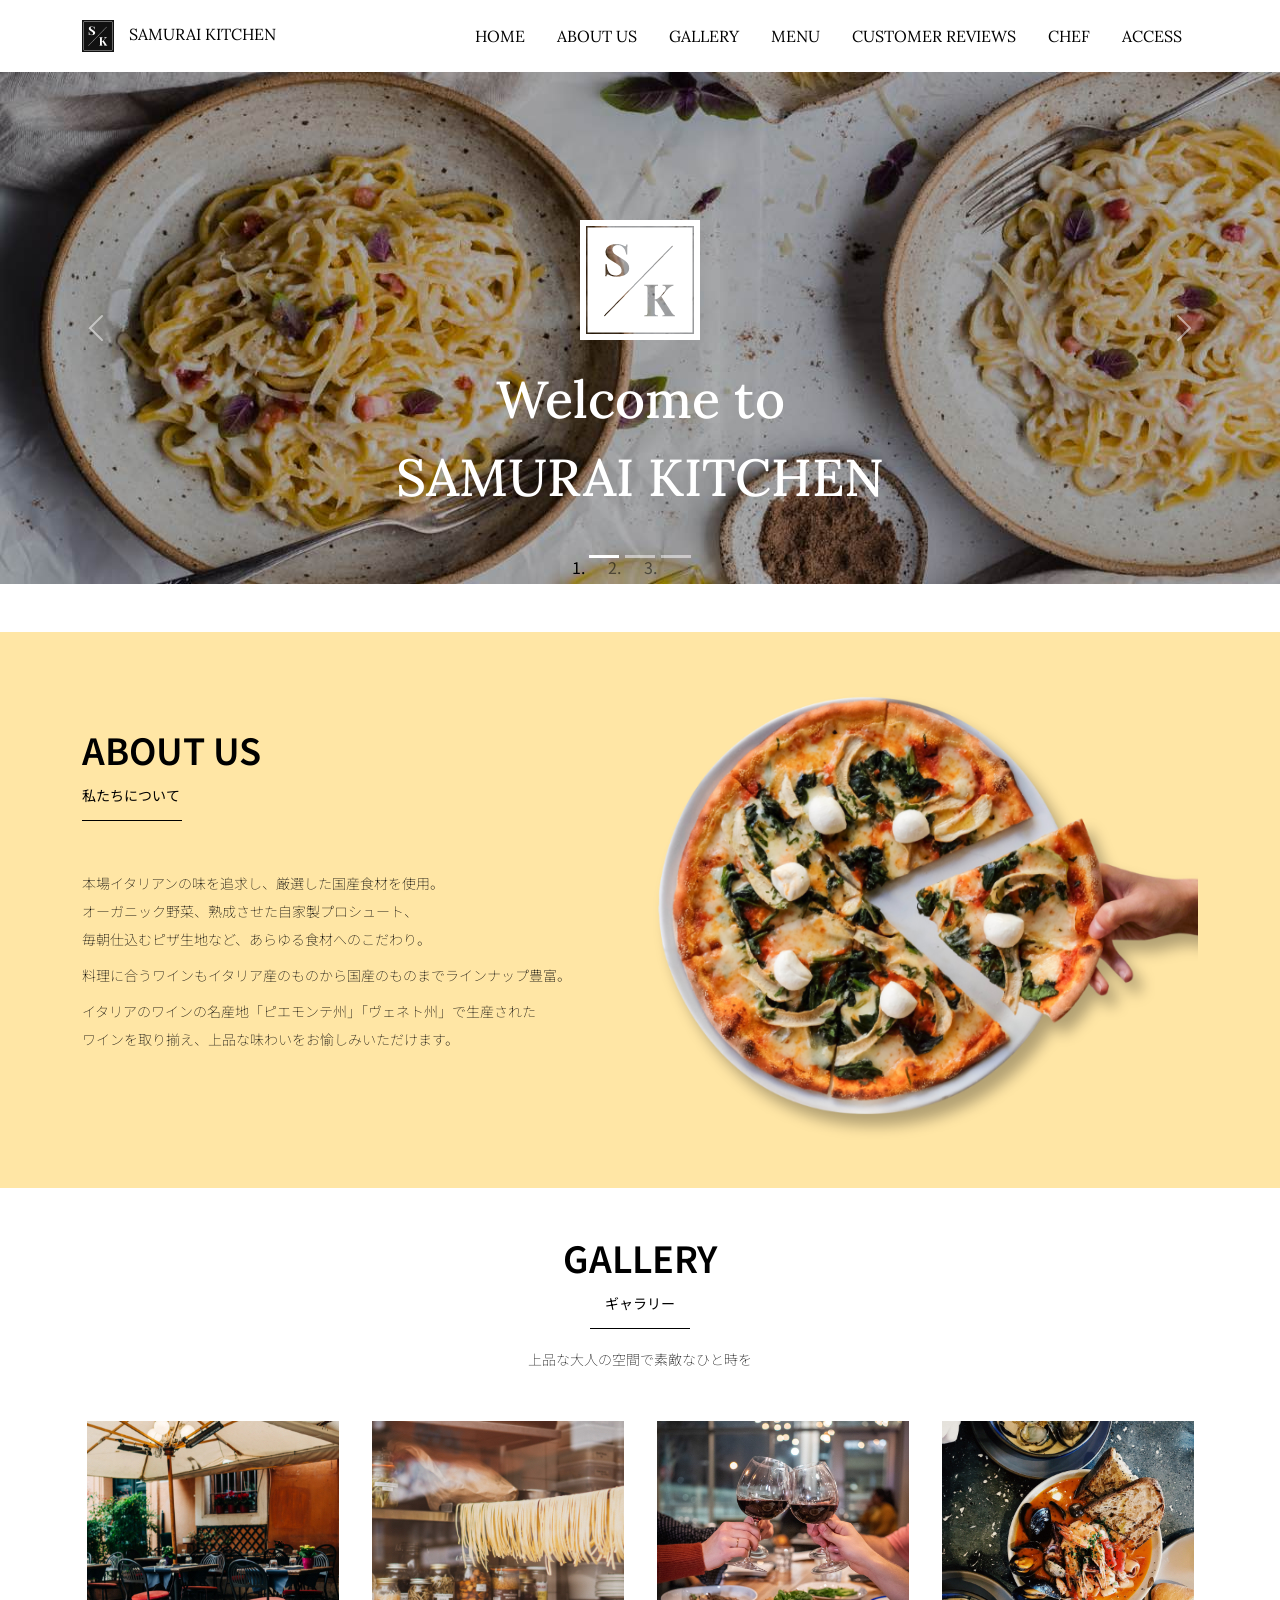
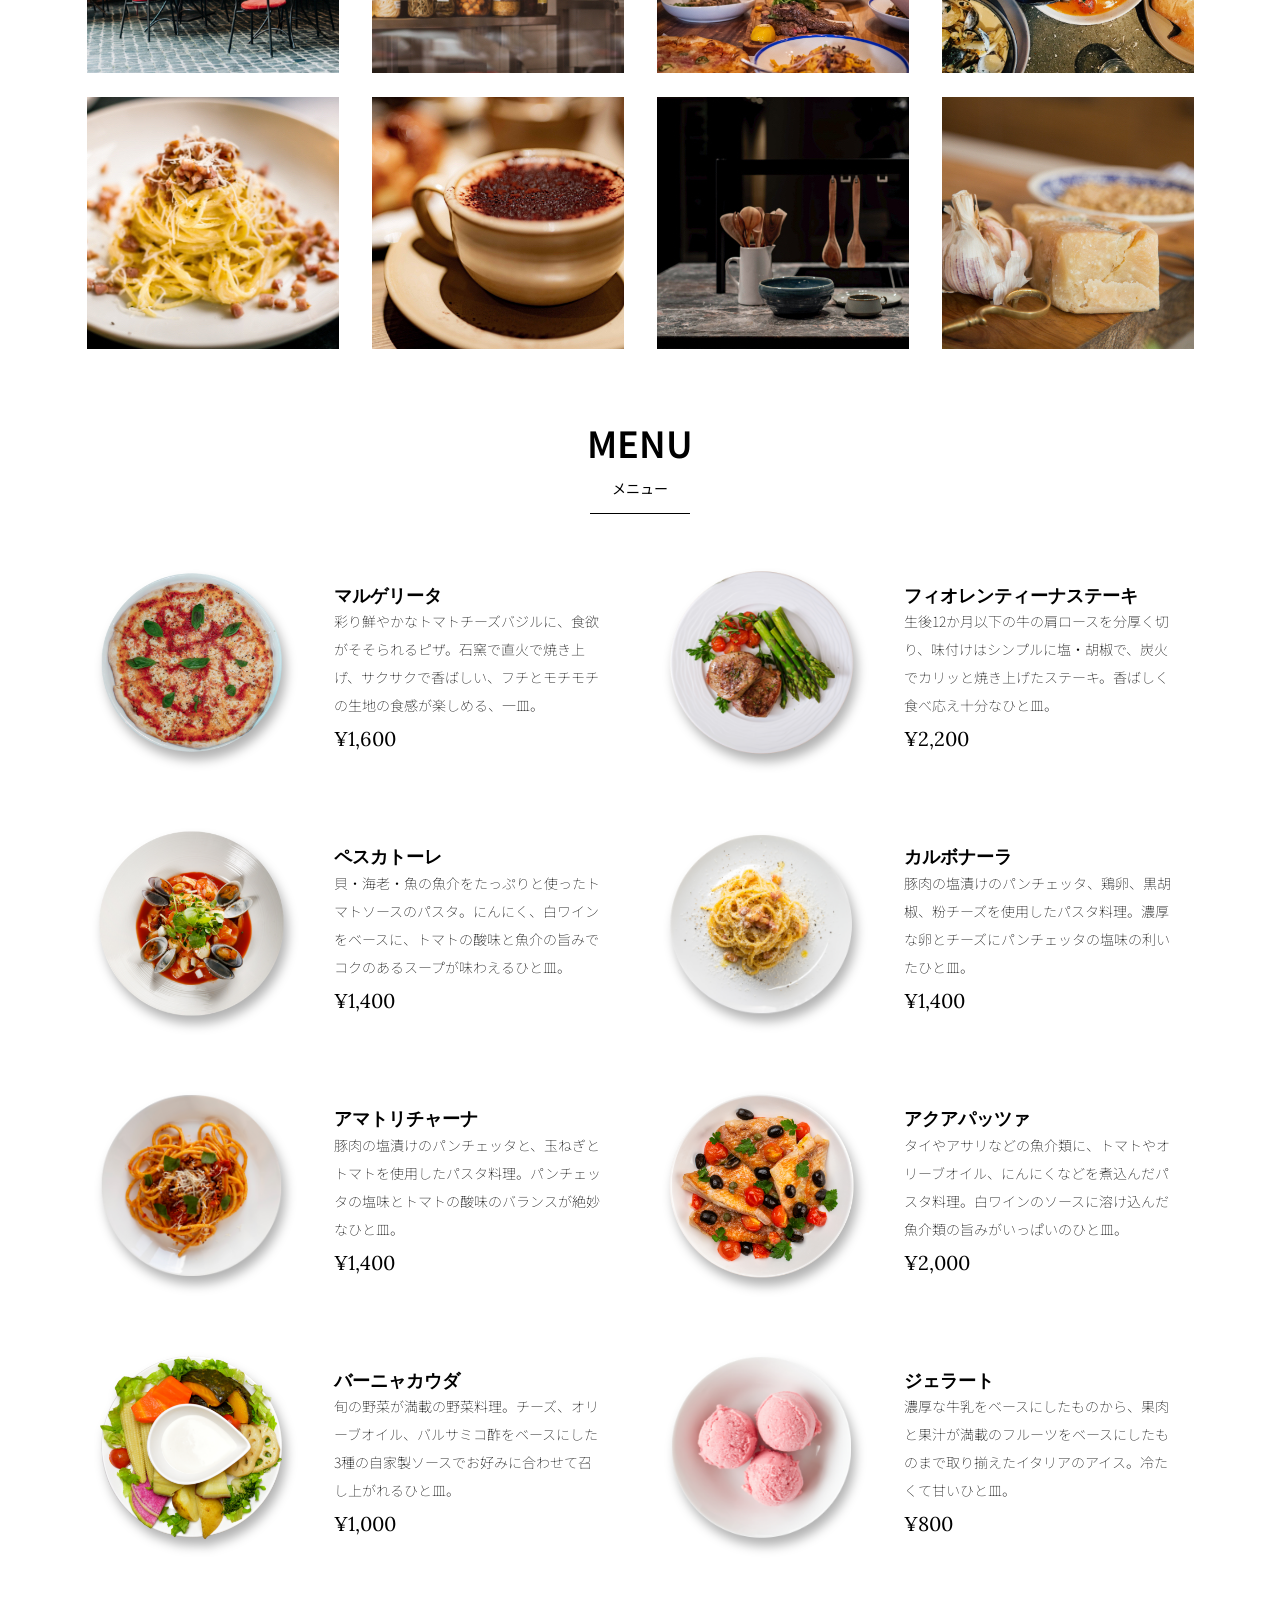
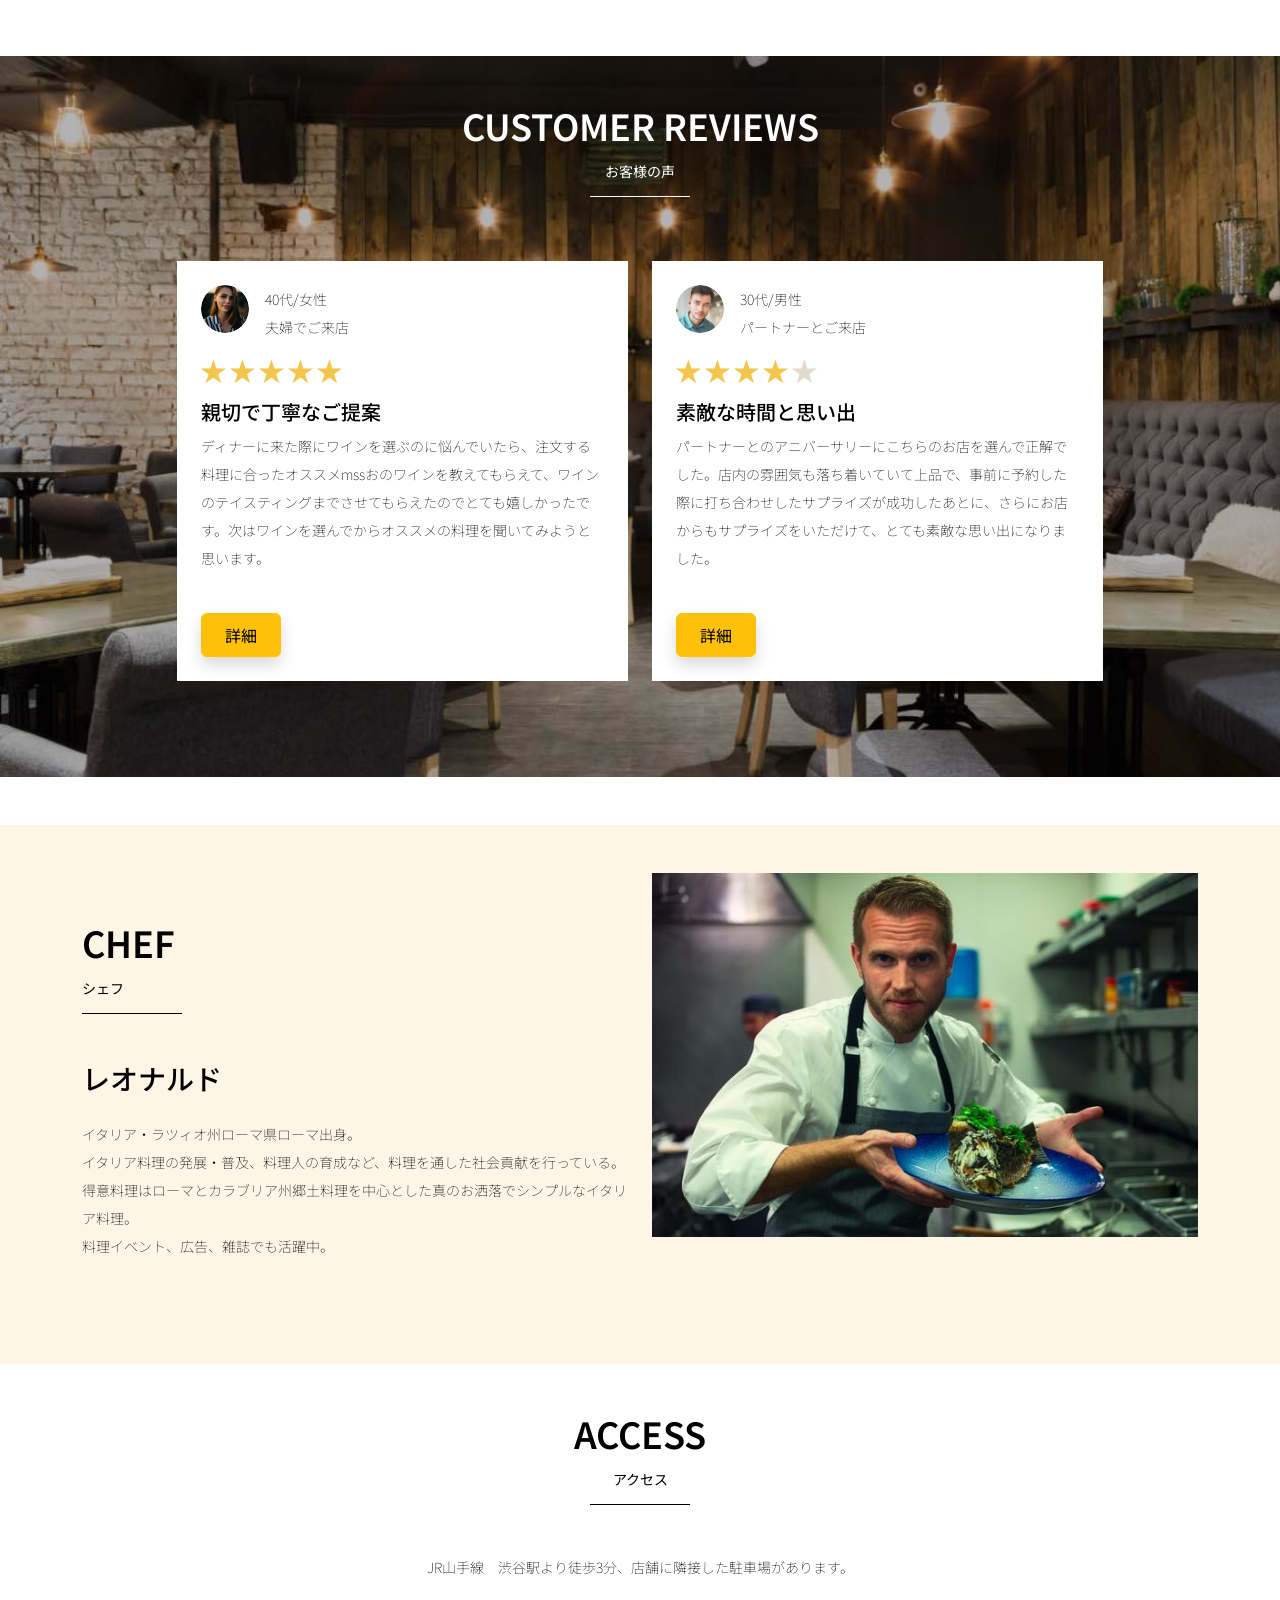
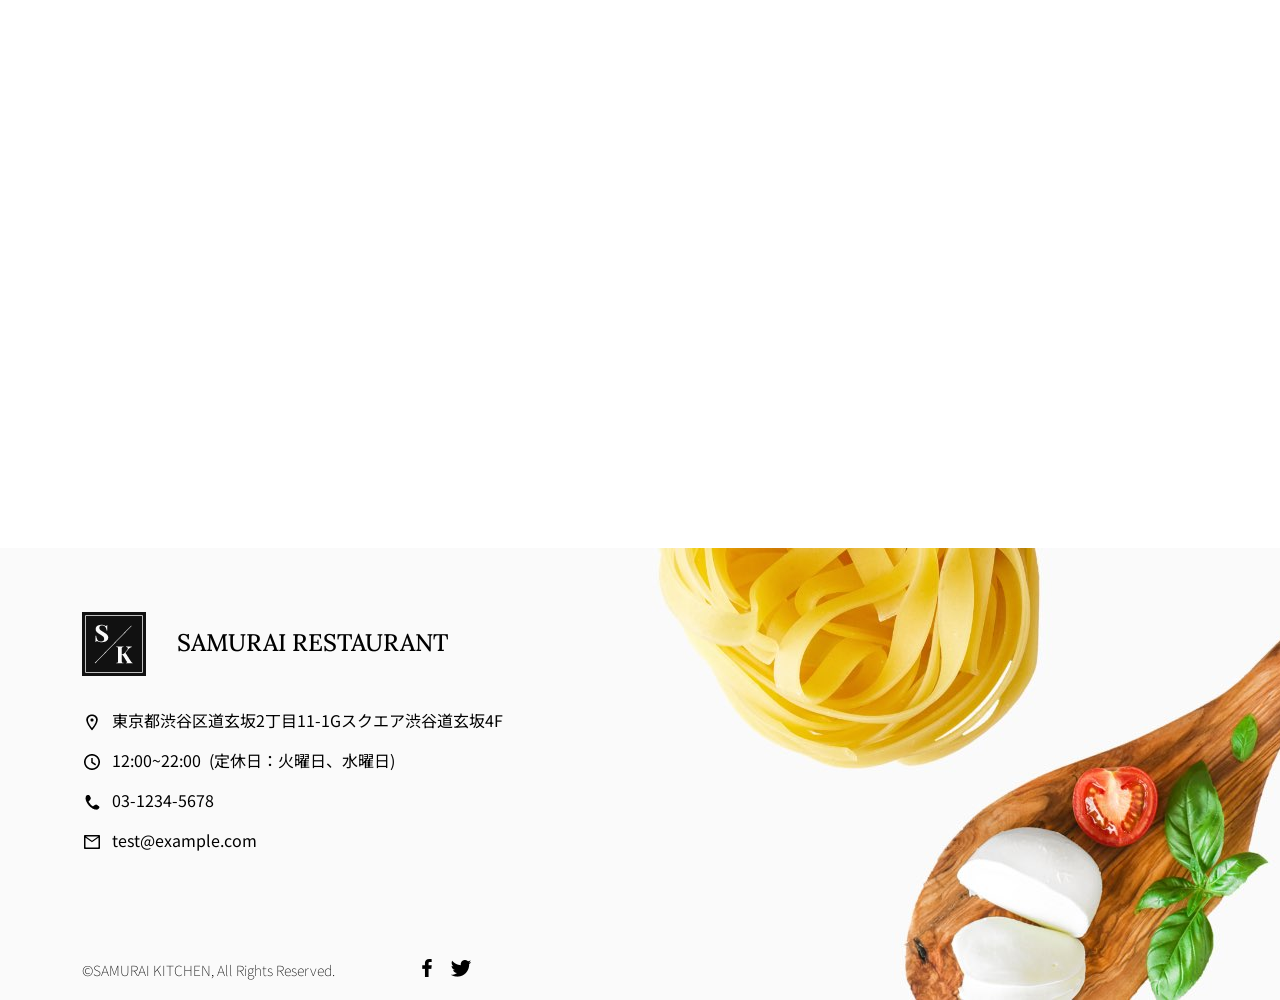
<file: kadai_015/index.html>
<!doctype html>
<html lang="ja">

<head>
  <meta charset="utf-8">
  <meta name="viewport" content="width=device-width, initial-scale=1">
  <meta name="description" content="">
  <meta name="author" content="SAMURAI ENGINEER">
  <title>SAMURAI XD_HTML教材</title>
  <!-- ************************************************ bootstrap.min.cssの読み込み -->
  <link href="https://cdn.jsdelivr.net/npm/bootstrap@5.0.0-beta1/dist/css/bootstrap.min.css" rel="stylesheet"
    integrity="sha384-giJF6kkoqNQ00vy+HMDP7azOuL0xtbfIcaT9wjKHr8RbDVddVHyTfAAsrekwKmP1" crossorigin="anonymous">
  <!-- ************************************************ bootstrap.bundle.min.jsの読み込み -->
  <script src="https://cdn.jsdelivr.net/npm/bootstrap@5.0.0-beta1/dist/js/bootstrap.bundle.min.js"
    integrity="sha384-ygbV9kiqUc6oa4msXn9868pTtWMgiQaeYH7/t7LECLbyPA2x65Kgf80OJFdroafW" crossorigin="anonymous" defer>
  </script>

  <!-- ************************************************ Google Font読み込み -->
  <link rel="preconnect" href="https://fonts.gstatic.com">
  <link href="https://fonts.googleapis.com/css2?family=Lora&display=swap" rel="stylesheet">
  <link href="https://fonts.googleapis.com/css2?family=Noto+Sans+JP:wght@300&display=swap" rel="stylesheet">
  <!-- ************************************************ Font Awesome -->
  <link rel="stylesheet" href="https://use.fontawesome.com/releases/v5.1.0/css/all.css"
    integrity="sha384-lKuwvrZot6UHsBSfcMvOkWwlCMgc0TaWr+30HWe3a4ltaBwTZhyTEggF5tJv8tbt" crossorigin="anonymous">
  <!-- ************************************************今回作成する styles.cssの読み込み -->
  <link href="stylesheet/style.css" rel="stylesheet">
  <!-- ************************************************  -->
</head>

<body>
  <main>
    <!-- ************************************************ ナビゲーションバー開始 -->
   <nav class="navbar navbar-expand-lg">
    <div class="container">
      <a class="navbar-brand my_navbar_brand">
        <img class="img-fluid navbar_brand_logo" src="img/site_logo.png" alt="サイトアイコン"><span>SAMURAI KITCHEN</span>
      </a>
      <div class="navbar-toggler hamburger_menu" data-bs-toggle="collapse" data-bs-target="#navbarNav"
          aria-controls="navbarNav" aria-expanded="false" aria-label="Toggle navigation">
        <input type="checkbox" id="hamburger_btn_check">
        <label for="hamburger_btn_check" class="hamburger_btn">
          <img class="btn_open" src="img/button_open.png" alt="ナビゲーションバーのボタン">
          <img class="btn_close" src="img/button_close.png" alt="ナビゲーションバーのボタン">
        </label>
      </div>
      <div class="collapse navbar-collapse justify-content-end" id="navbarNav">
        <ul class="navbar-nav">
          <li class="nav-item px-2">
            <a class="nav-link my_nav_link my-2" aria-current="page" href="#">HOME</a>
          </li>

          <li class="nav-item px-2">
            <a class="nav-link my_nav_link my-2" href="#about">ABOUT US</a>
          </li>

          <li class="nav-item px-2">
            <a class="nav-link my_nav_link my-2" href="#gallery">GALLERY</a>
          </li>

          <li class="nav-item px-2">
            <a class="nav-link my_nav_link my-2" href="#menu">MENU</a>
          </li>

          <li class="nav-item px-2">
            <a class="nav-link my_nav_link my-2" href="#review">CUSTOMER REVIEWS</a>
          </li>

          <li class="nav-item px-2">
            <a class="nav-link my_nav_link my-2" href="#chef">CHEF</a>
          </li>

          <li class="nav-item px-2">
            <a class="nav-link my_nav_link my-2" href="#access">ACCESS</a>
          </li>

        </ul>
      </div>
    </div>
   </nav>

    <!-- ************************************************ ナビゲーションバー終了 -->

    <!-- ************************************************ カルーセル開始 -->
    <div id="myCarousel" class="carousel slide mb-5" data-bs-ride="carousel">

      <ol class="carousel-indicators">
        <li data-bs-target="#myCarousel" data-bs-slide-to="0" class="active"></li>
        <li data-bs-target="#myCarousel" data-bs-slide-to="1"></li>
        <li data-bs-target="#myCarousel" data-bs-slide-to="2"></li>
      </ol>

      <div class="carousel-inner">
        <div class="carousel-item active">
          <img src="img/slider-1.jpg" alt="SAMURAI KITCHEN-1">
          <div class="carousel-caption">
            <h1 class="my_carousel_caption">
              Welcome to<br>
              SAMURAI KITCHEN
            </h1>
          </div>
        </div>

        <div class="carousel-item">
          <img src="img/slider-2.jpg" alt="サンプル画像">
          <div class="carousel-caption">
            <h1 class="my_carousel_caption">
              The fabulous combination of&nbsp;wine&nbsp;and&nbsp;food
            </h1>
          </div>
        </div>

        <div class="carousel-item">
          <img src="img/slider-3.jpg" alt="サンプル画像">
          <div class="carousel-caption">
            <h1 class="my_carousel_caption">Get the Italian taste <br>
              at the SAMURAI&nbsp;KITCHEN
            </h1>
          </div>
        </div>
      </div>

      <a class="carousel-control-prev" href="#myCarousel" role="button" data-bs-slide="prev">
        <span class="carousel-control-prev-icon" aria-hidden="true"></span>
        <span class="visually-hidden">Previous</span>
      </a>

      <a class="carousel-control-next" href="#myCarousel" role="button" data-bs-slide="next">
        <span class="carousel-control-next-icon" aria-hidden="true"></span>
        <span class="visually-hidden">Next</span>
      </a>
    </div>
    
    <!-- ************************************************ カルーセル終了 -->

    <!-- ************************************************ アバウトセクション開始 -->
    <section class="about_us_bg" id="about">
      <div class="container py-5 mb-5">
        <div class="row">
          <div class="col-lg-6 text-left">
            <div class="py-5">
              <h2 class="section_title about mb-5">
                ABOUT US
              </h2>
              <p class="mb-2">
                本場イタリアンの味を追求し、厳選した国産食材を使用。<br>
                オーガニック野菜、熟成させた自家製プロシュート、<br>
                毎朝仕込むピザ生地など、あらゆる食材へのこだわり。<br>
              </p>
              <p class="mb-2">
                料理に合うワインもイタリア産のものから国産のものまでラインナップ豊富。<br>
              </p>
              <p class="mb-2">
                イタリアのワインの名産地「ピエモンテ州」「ヴェネト州」で生産された<br>
                ワインを取り揃え、上品な味わいをお愉しみいただけます。<br>
              </p>
            </div>
          </div>

          <div class="col-lg-6">
            <img src="img/img-about-us.png" class="img-fluid" alt="pizza">
          </div>
        </div>
      </div>

    </section>
    <!-- ************************************************ アバウトセクション終了 -->

    <!-- ************************************************ ギャラリーセクション開始 -->
    <section id="gallery">
      <div class="container mb-5">
        <h2 class="mb-3 section_title gallery text-center">GALLERY</h2>
        <p class="text-center mb-5">
          上品な大人の空間で素敵なひと時を
        </p>

        <div class="row">
          <div class="col-6 col-lg-3 mb-4 d-flex justify-content-center">
            <img class="img-fluid" src="img/gallery-1.jpg" alt="サンプル画像">
          </div>

          <div class="col-6 col-lg-3 mb-4 d-flex justify-content-center">
            <img class="img-fluid" src="img/gallery-2.jpg" alt="サンプル画像">
          </div>

          <div class="col-6 col-lg-3 mb-4 d-flex justify-content-center">
            <img class="img-fluid" src="img/gallery-3.jpg" alt="サンプル画像">
          </div>

          <div class="col-6 col-lg-3 mb-4 d-flex justify-content-center">
            <img class="img-fluid" src="img/gallery-4.jpg" alt="サンプル画像">
          </div>

          <div class="col-6 col-lg-3 mb-4 d-flex justify-content-center">
            <img class="img-fluid" src="img/gallery-5.jpg" alt="サンプル画像">
          </div>

          <div class="col-6 col-lg-3 mb-4 d-flex justify-content-center">
            <img class="img-fluid" src="img/gallery-6.jpg" alt="サンプル画像">
          </div>

          <div class="col-6 col-lg-3 mb-4 d-flex justify-content-center">
            <img class="img-fluid" src="img/gallery-7.jpg" alt="サンプル画像">
          </div>

          <div class="col-6 col-lg-3 mb-4 d-flex justify-content-center">
            <img class="img-fluid" src="img/gallery-8.jpg" alt="サンプル画像">
          </div>

        </div>
      </div>

    </section>
    <!-- ************************************************ ギャラリーセクション終了 -->

    <!-- ************************************************ メニューセクション -->
    <section id="menu">
      <div class="container">
        <div class="row">
          <div class="col-lg-12">
            <h2 class="section_title menu text-center mb-5">MENU</h2>
          </div>
        </div>
      </div>

      <div class="container mb-5">
        <div class="row">
          
          <div class="col-12 col-lg-6">
            <div class="row g-0 mb-4">
              <div class="col-12 col-lg-5 text-center">
                <img src="img/margherita.png" class="img-fluid" alt="マルゲリータ">
              </div>

              <div class="col-12 col-lg-7 p-4">
                <h4 class="mb-0 menu_title">マルゲリータ</h4>
                <p class="my-auto">彩り鮮やかなトマトチーズバジルに、食欲がそそられるピザ。石窯で直火で焼き上げ、サクサクで香ばしい、フチとモチモチの生地の食感が楽しめる、一皿。</p>
                <p class="menu_price">¥1,600	</p>
              </div>
            </div>
          </div>

          <div class="col-12 col-lg-6">
            <div class="row g-0 mb-4">
              <div class="col-12 col-lg-5 text-center">
                <img src="img/steak.png" class="img-fluid" alt="フィオレンティーナステーキ">
              </div>

              <div class="col-12 col-lg-7 p-4">
                <h4 class="mb-0 menu_title">フィオレンティーナステーキ</h4>
                <p class="my-auto">生後12か月以下の牛の肩ロースを分厚く切り、味付けはシンプルに塩・胡椒で、炭火でカリッと焼き上げたステーキ。香ばしく食べ応え十分なひと皿。</p>
                <p class="menu_price">¥2,200	</p>
              </div>
            </div>
          </div>

          <div class="col-12 col-lg-6">
            <div class="row g-0 mb-4">
              <div class="col-12 col-lg-5 text-center">
                <img src="img/pescatore.png" class="img-fluid" alt="ペスカトーレ">
              </div>

              <div class="col-12 col-lg-7 p-4">
                <h4 class="mb-0 menu_title">ペスカトーレ</h4>
                <p class="my-auto">貝・海老・魚の魚介をたっぷりと使ったトマトソースのパスタ。にんにく、白ワインをベースに、トマトの酸味と魚介の旨みでコクのあるスープが味わえるひと皿。</p>
                <p class="menu_price">¥1,400	</p>
              </div>
            </div>
          </div>

          <div class="col-12 col-lg-6">
            <div class="row g-0 mb-4">
              <div class="col-12 col-lg-5 text-center">
                <img src="img/carbonara.png" class="img-fluid" alt="カルボナーラ">
              </div>

              <div class="col-12 col-lg-7 p-4">
                <h4 class="mb-0 menu_title">カルボナーラ</h4>
                <p class="my-auto">豚肉の塩漬けのパンチェッタ、鶏卵、黒胡椒、粉チーズを使用したパスタ料理。濃厚な卵とチーズにパンチェッタの塩味の利いたひと皿。</p>
                <p class="menu_price">¥1,400	</p>
              </div>
            </div>
          </div>

          <div class="col-12 col-lg-6">
            <div class="row g-0 mb-4">
              <div class="col-12 col-lg-5 text-center">
                <img src="img/amatriciana.png" class="img-fluid" alt="アマトリチャーナ">
              </div>

              <div class="col-12 col-lg-7 p-4">
                <h4 class="mb-0 menu_title">アマトリチャーナ</h4>
                <p class="my-auto">豚肉の塩漬けのパンチェッタと、玉ねぎとトマトを使用したパスタ料理。パンチェッタの塩味とトマトの酸味のバランスが絶妙なひと皿。</p>
                <p class="menu_price">¥1,400	</p>
              </div>
            </div>
          </div>

          <div class="col-12 col-lg-6">
            <div class="row g-0 mb-4">
              <div class="col-12 col-lg-5 text-center">
                <img src="img/acqua-pazza.png" class="img-fluid" alt="アクアパッツァ">
              </div>

              <div class="col-12 col-lg-7 p-4">
                <h4 class="mb-0 menu_title">アクアパッツァ</h4>
                <p class="my-auto">タイやアサリなどの魚介類に、トマトやオリーブオイル、にんにくなどを煮込んだパスタ料理。白ワインのソースに溶け込んだ魚介類の旨みがいっぱいのひと皿。</p>
                <p class="menu_price">¥2,000	</p>
              </div>
            </div>
          </div>

          <div class="col-12 col-lg-6">
            <div class="row g-0 mb-4">
              <div class="col-12 col-lg-5 text-center">
                <img src="img/bagna-cauda.png" class="img-fluid" alt="バーニャカウダ">
              </div>

              <div class="col-12 col-lg-7 p-4">
                <h4 class="mb-0 menu_title">バーニャカウダ</h4>
                <p class="my-auto">旬の野菜が満載の野菜料理。チーズ、オリーブオイル、バルサミコ酢をベースにした3種の自家製ソースでお好みに合わせて召し上がれるひと皿。</p>
                <p class="menu_price">¥1,000	</p>
              </div>
            </div>
          </div>

          <div class="col-12 col-lg-6">
            <div class="row g-0 mb-4">
              <div class="col-12 col-lg-5 text-center">
                <img src="img/gelato.png" class="img-fluid" alt="ジェラート">
              </div>

              <div class="col-12 col-lg-7 p-4">
                <h4 class="mb-0 menu_title">ジェラート</h4>
                <p class="my-auto">濃厚な牛乳をベースにしたものから、果肉と果汁が満載のフルーツをベースにしたものまで取り揃えたイタリアのアイス。冷たくて甘いひと皿。</p>
                <p class="menu_price">¥800	</p>
              </div>
            </div>
          </div>

        </div>


      </div>

    </section>
    <!-- ************************************************ メニューセクション終了 -->

    <!-- ************************************************ レビューセクション開始 -->
    <section id="review">
      <div class="review_wrapper">

        <div class="container py-5 mb-5">
          <div class="text-center mb-5">
            <h2 class="section_title review text-center text-white">CUSTOMER REVIEWS</h2>
          </div>

          <div class="row pb-5 justify-content-center">

            <div class="col-12 col-lg-5 mt-3">
              <div class="bg-white h_420">
                <div class="p-4">
                  <div class="d-flex align-item-center">
                    <img src="img/customer-woman.png" class="reviewer_img" alt="サンプル画像">
                    <div>
                      <p class="my-0">40代/女性</p>
                      <p class="my-0">夫婦でご来店</p>
                    </div>
                  </div>
                  <div class="my-3">
                    <img src="img/star-point.png" class="star_img" alt="star">
                    <img src="img/star-point.png" class="star_img" alt="star">
                    <img src="img/star-point.png" class="star_img" alt="star">
                    <img src="img/star-point.png" class="star_img" alt="star">
                    <img src="img/star-point.png" class="star_img" alt="star">
                  </div>
                  <h5>親切で丁寧なご提案</h5>
                  <p>
                    ディナーに来た際にワインを選ぶのに悩んでいたら、注文する料理に合ったオススメmssおのワインを教えてもらえて、ワインのテイスティングまでさせてもらえたのでとても嬉しかったです。次はワインを選んでからオススメの料理を聞いてみようと思います。
                  </p>
                  <button type="button" class="btn btn-warning shadow fix_bottom">詳細</button>
                </div>
              </div>
            </div>

            <div class="col-12 col-lg-5 mt-3">
              <div class="bg-white h_420">
                <div class="p-4">
                  <div class="d-flex align-item-center">
                    <img src="img/customer-man.png" class="reviewer_img" alt="サンプル画像">
                    <div>
                      <p class="my-0">30代/男性</p>
                      <p class="my-0">パートナーとご来店</p>
                    </div>
                  </div>
                  <div class="my-3">
                    <img src="img/star-point.png" class="star_img" alt="star">
                    <img src="img/star-point.png" class="star_img" alt="star">
                    <img src="img/star-point.png" class="star_img" alt="star">
                    <img src="img/star-point.png" class="star_img" alt="star">
                    <img src="img/star-no-point.png" class="star_img" alt="no-star">
                  </div>
                  <h5>素敵な時間と思い出</h5>
                  <p>
                    パートナーとのアニバーサリーにこちらのお店を選んで正解でした。店内の雰囲気も落ち着いていて上品で、事前に予約した際に打ち合わせしたサプライズが成功したあとに、さらにお店からもサプライズをいただけて、とても素敵な思い出になりました。
                  </p>
                  <button type="button" class="btn btn-warning shadow fix_bottom">詳細</button>
                </div>
              </div>
            </div>

          </div>

        </div>
      </div>

    </section>
    <!-- ************************************************ レビューセクション終了 -->
    <section class="chef_bg" id="chef">
      <div class="container py-5 mb-5">
        <div class="row">
          <div class="col-lg-6 text-left">
            <div class="py-5">
              <h2 class="section_title chef mb-5">
                CHEF
              </h2>
              <h3 class="mb-4">レオナルド</h3>
              
              <p class="mb-2">
                イタリア・ラツィオ州ローマ県ローマ出身。<br>
                イタリア料理の発展・普及、料理人の育成など、料理を通した社会貢献を行っている。<br>
                得意料理はローマとカラブリア州郷土料理を中心とした真のお洒落でシンプルなイタリア料理。<br>
                料理イベント、広告、雑誌でも活躍中。<br>
              </p>
            </div>
          </div>

          <div class="col-lg-6">
            <img src="img/chef.jpg" class="img-fluid" alt="chef">
          </div>
        </div>
      </div>

    </section>

    <!-- ************************************************ アクセスセクション開始 -->
    <section id="access">
      <div class="container">

        <div class="row">
          <div class="col-lg-12 text-center mb-5">
            <h2 class="section_title text-center access mb-5">ACCESS</h2>
            <p>JR山手線　渋谷駅より徒歩3分、店舗に隣接した駐車場があります。</p>
          </div>
        </div>

      </div>

      <div class="container mb-5 px-2">
        <iframe src="https://www.google.com/maps/embed?pb=!1m18!1m12!1m3!1d3241.2806732290146!2d139.7494883!3d35.6700904!2m3!1f0!2f0!3f0!3m2!1i1024!2i768!4f13.1!3m3!1m2!1s0x60188b602972bb83%3A0xa6b553df33a5bd04!2zU0FNVVJBSSBFTkdJTkVFUiDkvo3jgqjjg7Pjgrjjg4vjgqI!5e0!3m2!1sja!2sjp!4v1779398030144!5m2!1sja!2sjp" 
        class="w-100" style="height: 50vh;" loading="lazy"></iframe>
      </div>

    </section>
    <!-- ************************************************ アクセスセクション終了 -->


    <!-- ************************************************ フッター開始 -->
    <footer id="footer">
      <div class="container">

        <div class="row">

          <div class="col-12 col-lg-6 position-relative">

            <div class="row pt-5">

              <div class="col-lg-2 text-center my-3">
                <img class="img-fuluid footer_brand_logo" src="img/site_logo.png" alt="サンプル画像">
              </div>

              <div class="col-lg-10 align-self-center my-3">
                <h2 class="m-0 footer_text">SAMURAI RESTAURANT</h2>
              </div>
            </div>

            <div class="restaurant_info py-3">
              <div class="d-flex mb-3">
                <img src="img/icon-Marker.png" alt="marker">
                <p class="p-0 m-0">東京都渋谷区道玄坂2丁目11-1Gスクエア渋谷道玄坂4F</p>
              </div>
              <div class="d-flex mb-3">
                <img src="img/icon-Clock.png" alt="clock">
                <p class="p-0 m-0">12:00~22:00&nbsp;&nbsp;(定休日：火曜日、水曜日)</p>
              </div>
              <div class="d-flex mb-3">
                <img src="img/icon-Phone.png" alt="phone">
                <p class="p-0 m-0">03-1234-5678</p>
              </div>
              <div class="d-flex mb-3">
                <img src="img/icon-Mail.png" alt="mail">
                <p class="p-0 m-0">test@example.com</p>
              </div>
            </div>

            <div class="copy_right align-item-center">
              <p>
                ©SAMURAI KITCHEN, All Rights Reserved.
              </p>
              <img src="img/icon-facebook.png" class="sns_img" alt="facebook">
              <img src="img/icon-twitter.png" class="sns_img" alt="twitter">
            </div>

          </div>

          <div class="col-lg-6 d-none d-lg-block">
            <img src="img/background-footer.jpg" alt="背景画像">
          </div>
        </div>
      </div>

    </footer>
    <!-- ************************************************ フッター終了 -->
  </main>
</body>

</html>
</file>
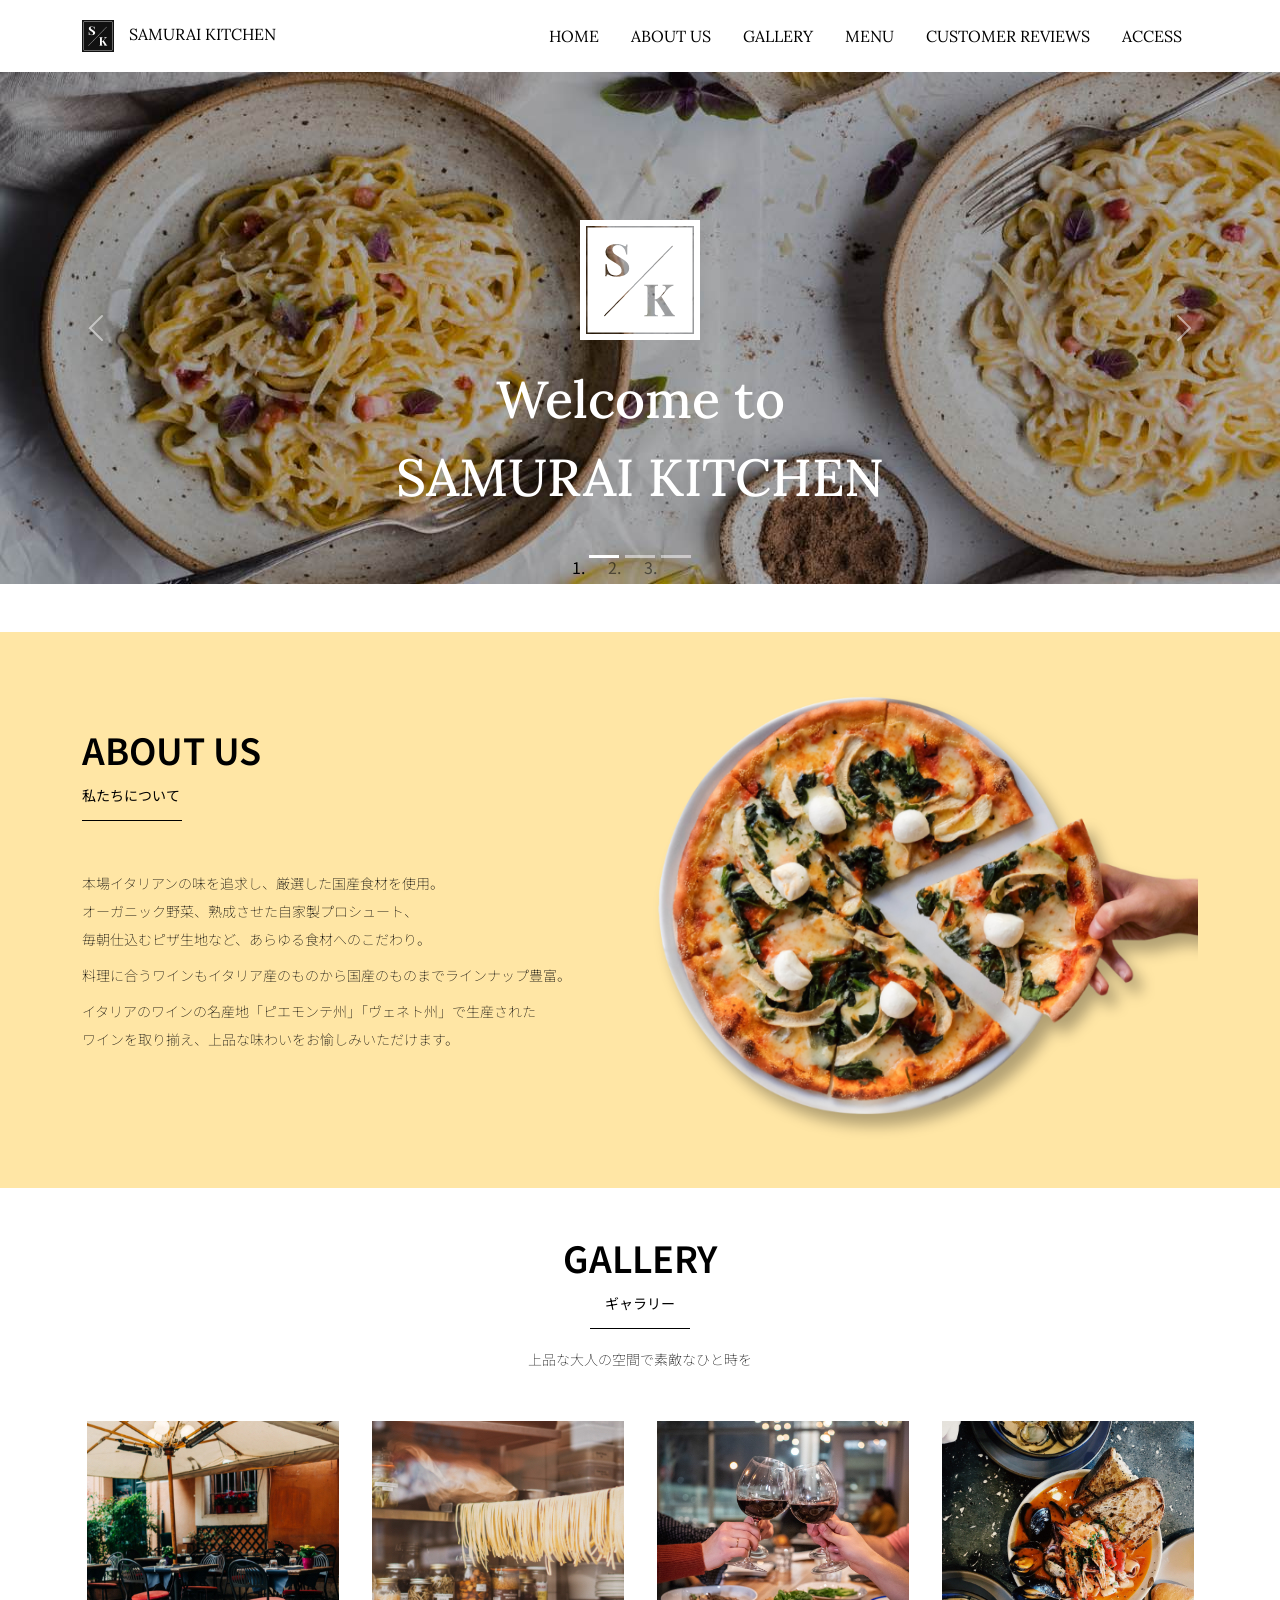
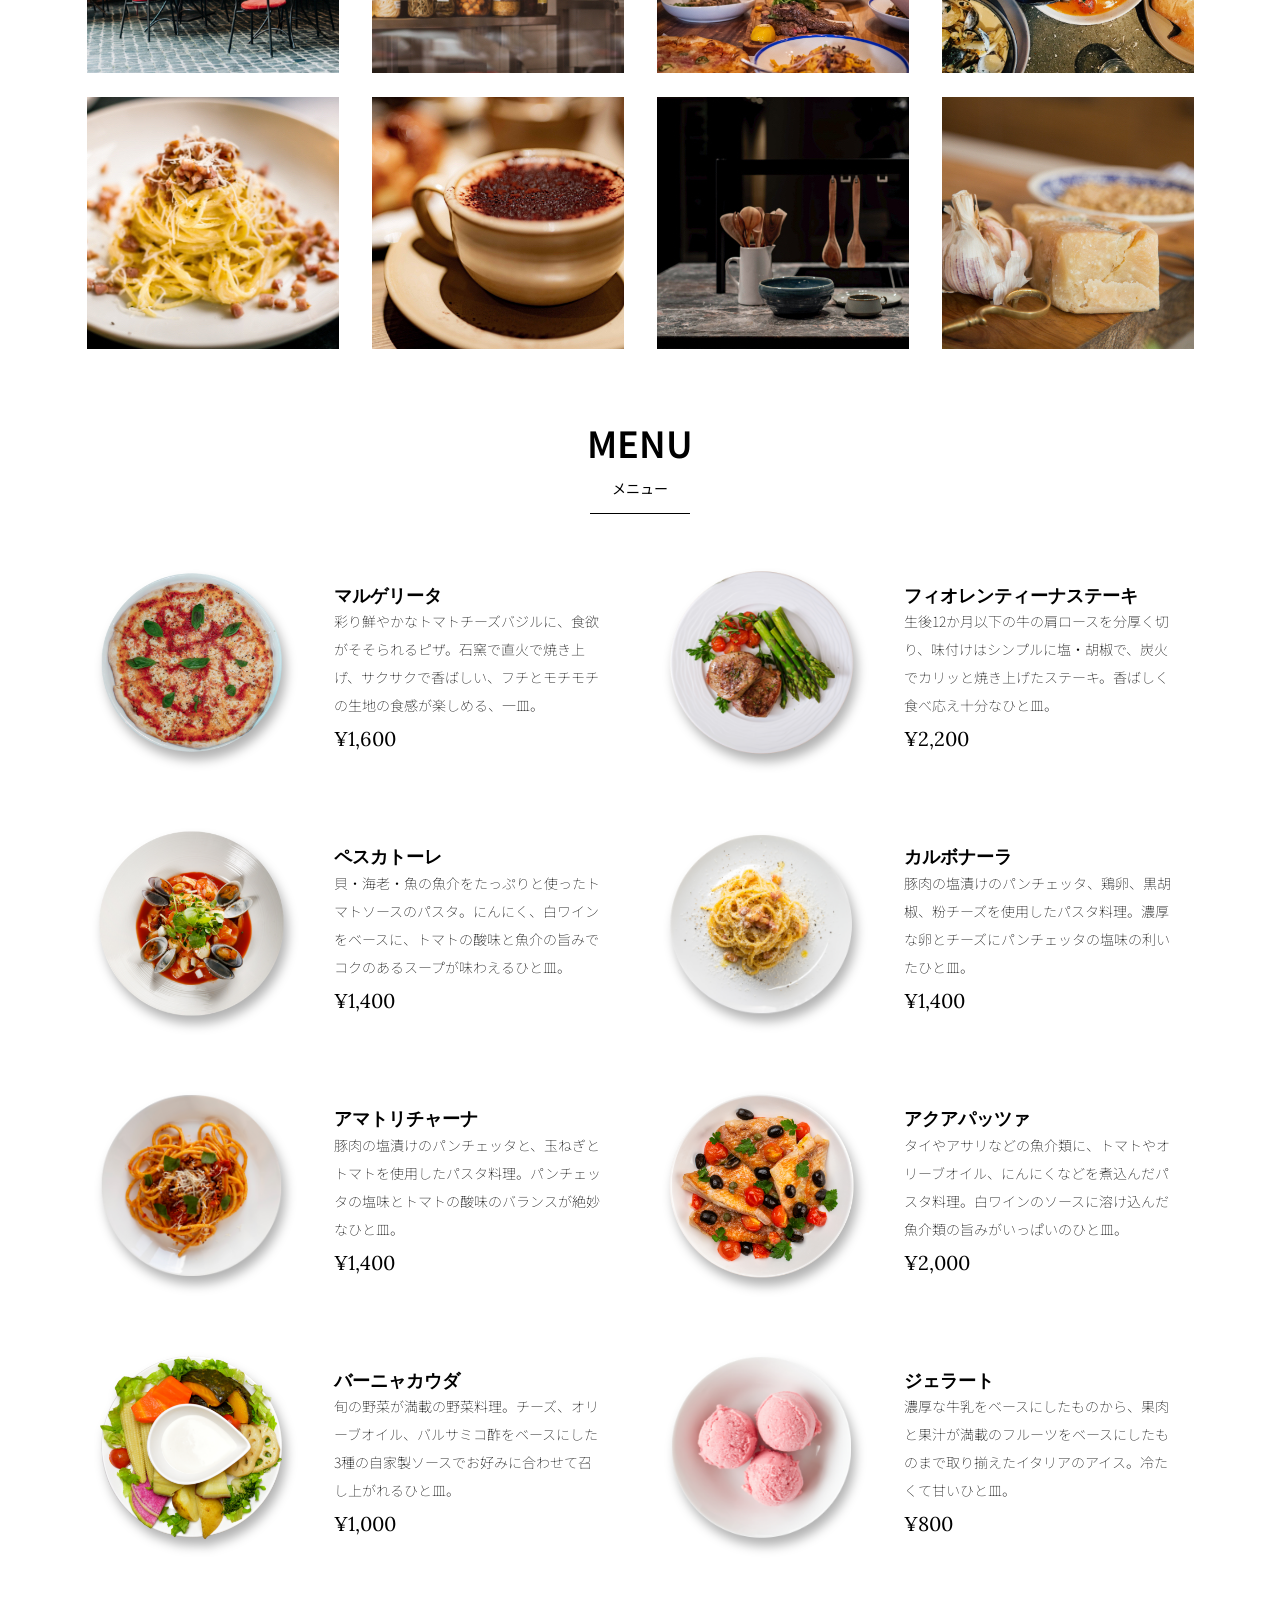
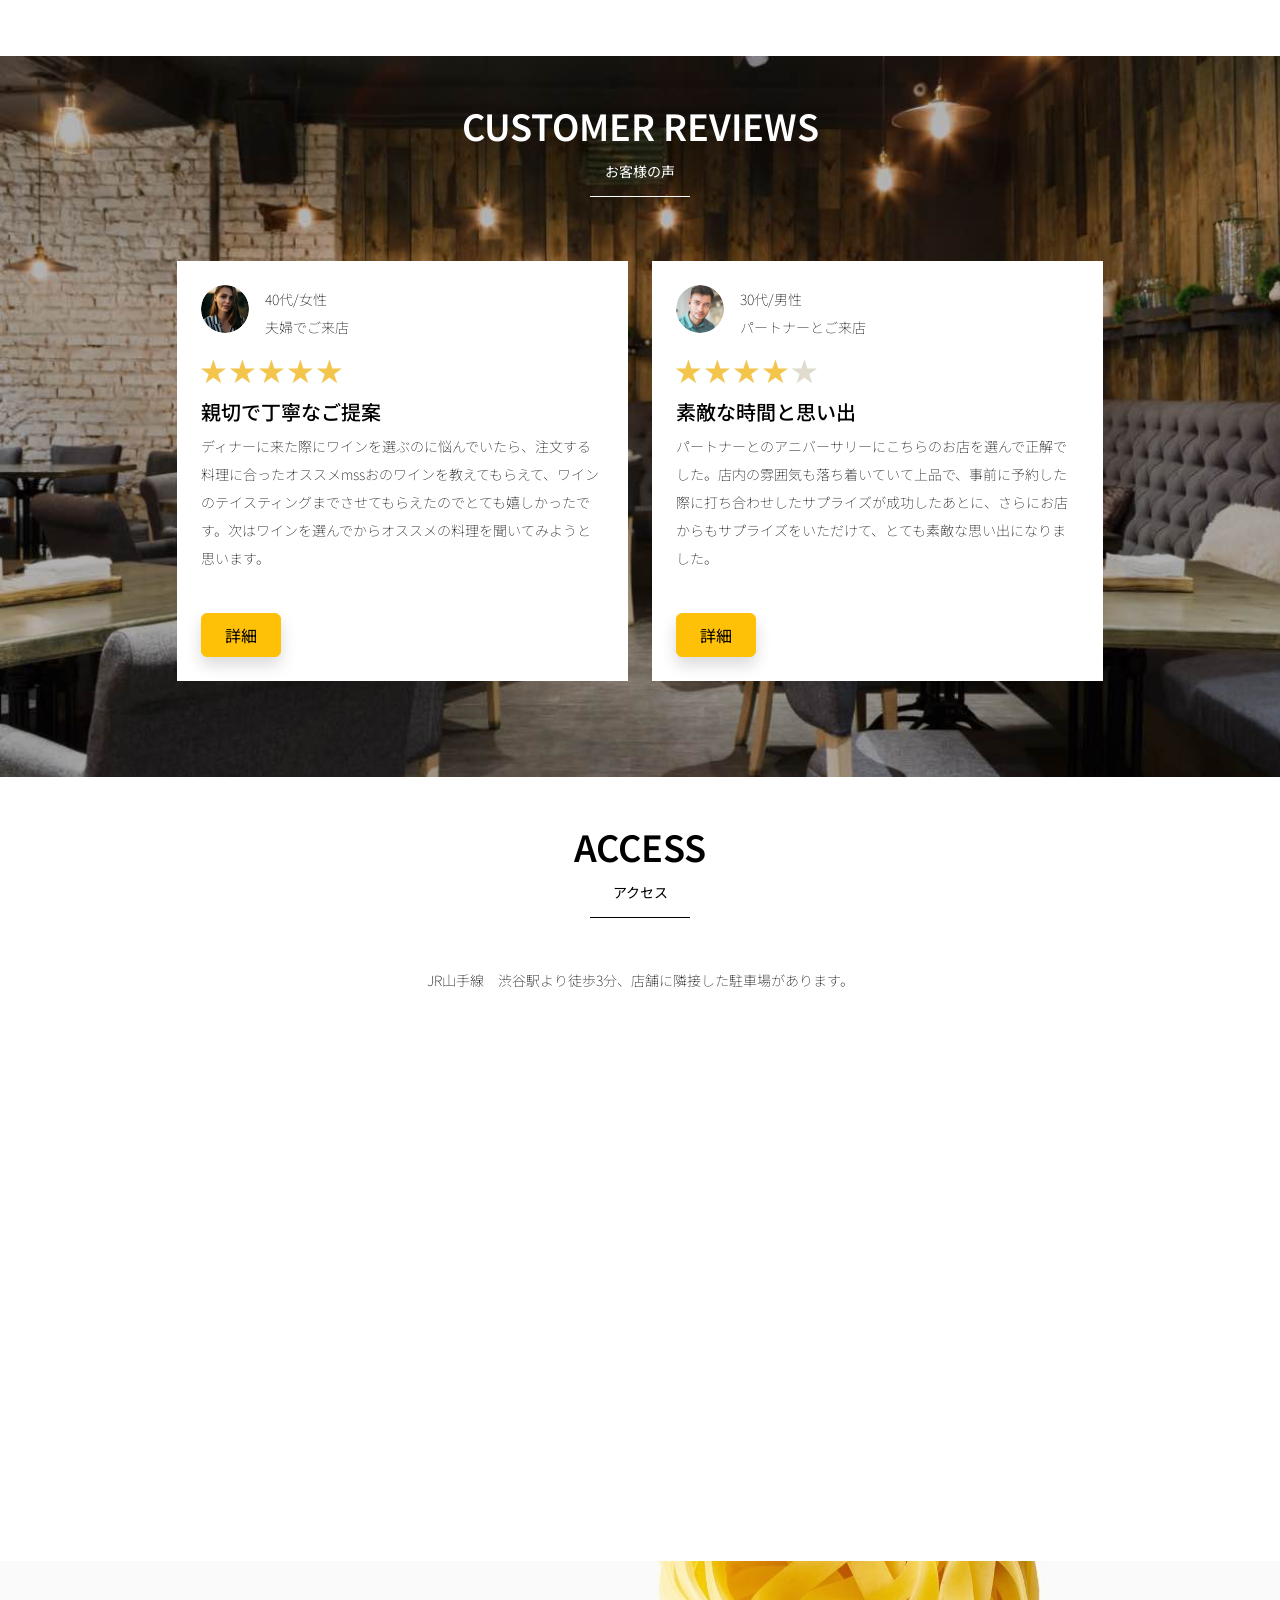
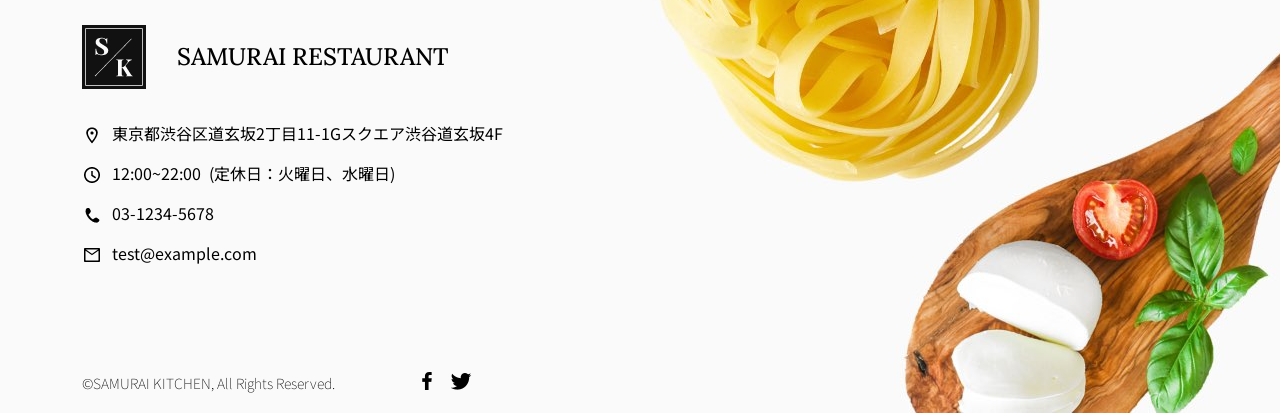
<file: kadai_tutorial_output/index.html>
<!doctype html>
<html lang="ja">

<head>
  <meta charset="utf-8">
  <meta name="viewport" content="width=device-width, initial-scale=1">
  <meta name="description" content="">
  <meta name="author" content="SAMURAI ENGINEER">
  <title>SAMURAI XD_HTML教材</title>
  <!-- ************************************************ bootstrap.min.cssの読み込み -->
  <link href="https://cdn.jsdelivr.net/npm/bootstrap@5.0.0-beta1/dist/css/bootstrap.min.css" rel="stylesheet"
    integrity="sha384-giJF6kkoqNQ00vy+HMDP7azOuL0xtbfIcaT9wjKHr8RbDVddVHyTfAAsrekwKmP1" crossorigin="anonymous">
  <!-- ************************************************ bootstrap.bundle.min.jsの読み込み -->
  <script src="https://cdn.jsdelivr.net/npm/bootstrap@5.0.0-beta1/dist/js/bootstrap.bundle.min.js"
    integrity="sha384-ygbV9kiqUc6oa4msXn9868pTtWMgiQaeYH7/t7LECLbyPA2x65Kgf80OJFdroafW" crossorigin="anonymous" defer>
  </script>

  <!-- ************************************************ Google Font読み込み -->
  <link rel="preconnect" href="https://fonts.gstatic.com">
  <link href="https://fonts.googleapis.com/css2?family=Lora&display=swap" rel="stylesheet">
  <link href="https://fonts.googleapis.com/css2?family=Noto+Sans+JP:wght@300&display=swap" rel="stylesheet">
  <!-- ************************************************ Font Awesome -->
  <link rel="stylesheet" href="https://use.fontawesome.com/releases/v5.1.0/css/all.css"
    integrity="sha384-lKuwvrZot6UHsBSfcMvOkWwlCMgc0TaWr+30HWe3a4ltaBwTZhyTEggF5tJv8tbt" crossorigin="anonymous">
  <!-- ************************************************今回作成する styles.cssの読み込み -->
  <link href="stylesheet/style.css" rel="stylesheet">
  <!-- ************************************************  -->
</head>

<body>
  <main>
    <!-- ************************************************ ナビゲーションバー開始 -->
   <nav class="navbar navbar-expand-lg">
    <div class="container">
      <a class="navbar-brand my_navbar_brand">
        <img class="img-fluid navbar_brand_logo" src="img/site_logo.png" alt="サイトアイコン"><span>SAMURAI KITCHEN</span>
      </a>
      <div class="navbar-toggler hamburger_menu" data-bs-toggle="collapse" data-bs-target="#navbarNav"
          aria-controls="navbarNav" aria-expanded="false" aria-label="Toggle navigation">
        <input type="checkbox" id="hamburger_btn_check">
        <label for="hamburger_btn_check" class="hamburger_btn">
          <img class="btn_open" src="img/button_open.png" alt="ナビゲーションバーのボタン">
          <img class="btn_close" src="img/button_close.png" alt="ナビゲーションバーのボタン">
        </label>
      </div>
      <div class="collapse navbar-collapse justify-content-end" id="navbarNav">
        <ul class="navbar-nav">
          <li class="nav-item px-2">
            <a class="nav-link my_nav_link my-2" aria-current="page" href="#">HOME</a>
          </li>

          <li class="nav-item px-2">
            <a class="nav-link my_nav_link my-2" href="#about">ABOUT US</a>
          </li>

          <li class="nav-item px-2">
            <a class="nav-link my_nav_link my-2" href="#gallery">GALLERY</a>
          </li>

          <li class="nav-item px-2">
            <a class="nav-link my_nav_link my-2" href="#menu">MENU</a>
          </li>

          <li class="nav-item px-2">
            <a class="nav-link my_nav_link my-2" href="#review">CUSTOMER REVIEWS</a>
          </li>

          <li class="nav-item px-2">
            <a class="nav-link my_nav_link my-2" href="#access">ACCESS</a>
          </li>

        </ul>
      </div>
    </div>
   </nav>

    <!-- ************************************************ ナビゲーションバー終了 -->

    <!-- ************************************************ カルーセル開始 -->
    <div id="myCarousel" class="carousel slide mb-5" data-bs-ride="carousel">

      <ol class="carousel-indicators">
        <li data-bs-target="#myCarousel" data-bs-slide-to="0" class="active"></li>
        <li data-bs-target="#myCarousel" data-bs-slide-to="1"></li>
        <li data-bs-target="#myCarousel" data-bs-slide-to="2"></li>
      </ol>

      <div class="carousel-inner">
        <div class="carousel-item active">
          <img src="img/slider-1.jpg" alt="SAMURAI KITCHEN-1">
          <div class="carousel-caption">
            <h1 class="my_carousel_caption">
              Welcome to<br>
              SAMURAI KITCHEN
            </h1>
          </div>
        </div>

        <div class="carousel-item">
          <img src="img/slider-2.jpg" alt="サンプル画像">
          <div class="carousel-caption">
            <h1 class="my_carousel_caption">
              The fabulous combination of&nbsp;wine&nbsp;and&nbsp;food
            </h1>
          </div>
        </div>

        <div class="carousel-item">
          <img src="img/slider-3.jpg" alt="サンプル画像">
          <div class="carousel-caption">
            <h1 class="my_carousel_caption">Get the Italian taste <br>
              at the SAMURAI&nbsp;KITCHEN
            </h1>
          </div>
        </div>
      </div>

      <a class="carousel-control-prev" href="#myCarousel" role="button" data-bs-slide="prev">
        <span class="carousel-control-prev-icon" aria-hidden="true"></span>
        <span class="visually-hidden">Previous</span>
      </a>

      <a class="carousel-control-next" href="#myCarousel" role="button" data-bs-slide="next">
        <span class="carousel-control-next-icon" aria-hidden="true"></span>
        <span class="visually-hidden">Next</span>
      </a>
    </div>
    
    <!-- ************************************************ カルーセル終了 -->

    <!-- ************************************************ アバウトセクション開始 -->
    <section class="about_us_bg" id="about">
      <div class="container py-5 mb-5">
        <div class="row">
          <div class="col-lg-6 text-left">
            <div class="py-5">
              <h2 class="section_title about mb-5">
                ABOUT US
              </h2>
              <p class="mb-2">
                本場イタリアンの味を追求し、厳選した国産食材を使用。<br>
                オーガニック野菜、熟成させた自家製プロシュート、<br>
                毎朝仕込むピザ生地など、あらゆる食材へのこだわり。<br>
              </p>
              <p class="mb-2">
                料理に合うワインもイタリア産のものから国産のものまでラインナップ豊富。<br>
              </p>
              <p class="mb-2">
                イタリアのワインの名産地「ピエモンテ州」「ヴェネト州」で生産された<br>
                ワインを取り揃え、上品な味わいをお愉しみいただけます。<br>
              </p>
            </div>
          </div>

          <div class="col-lg-6">
            <img src="img/img-about-us.png" class="img-fluid" alt="pizza">
          </div>
        </div>
      </div>

    </section>
    <!-- ************************************************ アバウトセクション終了 -->

    <!-- ************************************************ ギャラリーセクション開始 -->
    <section id="gallery">
      <div class="container mb-5">
        <h2 class="mb-3 section_title gallery text-center">GALLERY</h2>
        <p class="text-center mb-5">
          上品な大人の空間で素敵なひと時を
        </p>

        <div class="row">
          <div class="col-6 col-lg-3 mb-4 d-flex justify-content-center">
            <img class="img-fluid" src="img/gallery-1.jpg" alt="サンプル画像">
          </div>

          <div class="col-6 col-lg-3 mb-4 d-flex justify-content-center">
            <img class="img-fluid" src="img/gallery-2.jpg" alt="サンプル画像">
          </div>

          <div class="col-6 col-lg-3 mb-4 d-flex justify-content-center">
            <img class="img-fluid" src="img/gallery-3.jpg" alt="サンプル画像">
          </div>

          <div class="col-6 col-lg-3 mb-4 d-flex justify-content-center">
            <img class="img-fluid" src="img/gallery-4.jpg" alt="サンプル画像">
          </div>

          <div class="col-6 col-lg-3 mb-4 d-flex justify-content-center">
            <img class="img-fluid" src="img/gallery-5.jpg" alt="サンプル画像">
          </div>

          <div class="col-6 col-lg-3 mb-4 d-flex justify-content-center">
            <img class="img-fluid" src="img/gallery-6.jpg" alt="サンプル画像">
          </div>

          <div class="col-6 col-lg-3 mb-4 d-flex justify-content-center">
            <img class="img-fluid" src="img/gallery-7.jpg" alt="サンプル画像">
          </div>

          <div class="col-6 col-lg-3 mb-4 d-flex justify-content-center">
            <img class="img-fluid" src="img/gallery-8.jpg" alt="サンプル画像">
          </div>

        </div>
      </div>

    </section>
    <!-- ************************************************ ギャラリーセクション終了 -->

    <!-- ************************************************ メニューセクション -->
    <section id="menu">
      <div class="container">
        <div class="row">
          <div class="col-lg-12">
            <h2 class="section_title menu text-center mb-5">MENU</h2>
          </div>
        </div>
      </div>

      <div class="container mb-5">
        <div class="row">
          
          <div class="col-12 col-lg-6">
            <div class="row g-0 mb-4">
              <div class="col-12 col-lg-5 text-center">
                <img src="img/margherita.png" class="img-fluid" alt="マルゲリータ">
              </div>

              <div class="col-12 col-lg-7 p-4">
                <h4 class="mb-0 menu_title">マルゲリータ</h4>
                <p class="my-auto">彩り鮮やかなトマトチーズバジルに、食欲がそそられるピザ。石窯で直火で焼き上げ、サクサクで香ばしい、フチとモチモチの生地の食感が楽しめる、一皿。</p>
                <p class="menu_price">¥1,600	</p>
              </div>
            </div>
          </div>

          <div class="col-12 col-lg-6">
            <div class="row g-0 mb-4">
              <div class="col-12 col-lg-5 text-center">
                <img src="img/steak.png" class="img-fluid" alt="フィオレンティーナステーキ">
              </div>

              <div class="col-12 col-lg-7 p-4">
                <h4 class="mb-0 menu_title">フィオレンティーナステーキ</h4>
                <p class="my-auto">生後12か月以下の牛の肩ロースを分厚く切り、味付けはシンプルに塩・胡椒で、炭火でカリッと焼き上げたステーキ。香ばしく食べ応え十分なひと皿。</p>
                <p class="menu_price">¥2,200	</p>
              </div>
            </div>
          </div>

          <div class="col-12 col-lg-6">
            <div class="row g-0 mb-4">
              <div class="col-12 col-lg-5 text-center">
                <img src="img/pescatore.png" class="img-fluid" alt="ペスカトーレ">
              </div>

              <div class="col-12 col-lg-7 p-4">
                <h4 class="mb-0 menu_title">ペスカトーレ</h4>
                <p class="my-auto">貝・海老・魚の魚介をたっぷりと使ったトマトソースのパスタ。にんにく、白ワインをベースに、トマトの酸味と魚介の旨みでコクのあるスープが味わえるひと皿。</p>
                <p class="menu_price">¥1,400	</p>
              </div>
            </div>
          </div>

          <div class="col-12 col-lg-6">
            <div class="row g-0 mb-4">
              <div class="col-12 col-lg-5 text-center">
                <img src="img/carbonara.png" class="img-fluid" alt="カルボナーラ">
              </div>

              <div class="col-12 col-lg-7 p-4">
                <h4 class="mb-0 menu_title">カルボナーラ</h4>
                <p class="my-auto">豚肉の塩漬けのパンチェッタ、鶏卵、黒胡椒、粉チーズを使用したパスタ料理。濃厚な卵とチーズにパンチェッタの塩味の利いたひと皿。</p>
                <p class="menu_price">¥1,400	</p>
              </div>
            </div>
          </div>

          <div class="col-12 col-lg-6">
            <div class="row g-0 mb-4">
              <div class="col-12 col-lg-5 text-center">
                <img src="img/amatriciana.png" class="img-fluid" alt="アマトリチャーナ">
              </div>

              <div class="col-12 col-lg-7 p-4">
                <h4 class="mb-0 menu_title">アマトリチャーナ</h4>
                <p class="my-auto">豚肉の塩漬けのパンチェッタと、玉ねぎとトマトを使用したパスタ料理。パンチェッタの塩味とトマトの酸味のバランスが絶妙なひと皿。</p>
                <p class="menu_price">¥1,400	</p>
              </div>
            </div>
          </div>

          <div class="col-12 col-lg-6">
            <div class="row g-0 mb-4">
              <div class="col-12 col-lg-5 text-center">
                <img src="img/acqua-pazza.png" class="img-fluid" alt="アクアパッツァ">
              </div>

              <div class="col-12 col-lg-7 p-4">
                <h4 class="mb-0 menu_title">アクアパッツァ</h4>
                <p class="my-auto">タイやアサリなどの魚介類に、トマトやオリーブオイル、にんにくなどを煮込んだパスタ料理。白ワインのソースに溶け込んだ魚介類の旨みがいっぱいのひと皿。</p>
                <p class="menu_price">¥2,000	</p>
              </div>
            </div>
          </div>

          <div class="col-12 col-lg-6">
            <div class="row g-0 mb-4">
              <div class="col-12 col-lg-5 text-center">
                <img src="img/bagna-cauda.png" class="img-fluid" alt="バーニャカウダ">
              </div>

              <div class="col-12 col-lg-7 p-4">
                <h4 class="mb-0 menu_title">バーニャカウダ</h4>
                <p class="my-auto">旬の野菜が満載の野菜料理。チーズ、オリーブオイル、バルサミコ酢をベースにした3種の自家製ソースでお好みに合わせて召し上がれるひと皿。</p>
                <p class="menu_price">¥1,000	</p>
              </div>
            </div>
          </div>

          <div class="col-12 col-lg-6">
            <div class="row g-0 mb-4">
              <div class="col-12 col-lg-5 text-center">
                <img src="img/gelato.png" class="img-fluid" alt="ジェラート">
              </div>

              <div class="col-12 col-lg-7 p-4">
                <h4 class="mb-0 menu_title">ジェラート</h4>
                <p class="my-auto">濃厚な牛乳をベースにしたものから、果肉と果汁が満載のフルーツをベースにしたものまで取り揃えたイタリアのアイス。冷たくて甘いひと皿。</p>
                <p class="menu_price">¥800	</p>
              </div>
            </div>
          </div>

        </div>


      </div>

    </section>
    <!-- ************************************************ メニューセクション終了 -->

    <!-- ************************************************ レビューセクション開始 -->
    <section id="review">
      <div class="review_wrapper">

        <div class="container py-5 mb-5">
          <div class="text-center mb-5">
            <h2 class="section_title review text-center text-white">CUSTOMER REVIEWS</h2>
          </div>

          <div class="row pb-5 justify-content-center">

            <div class="col-12 col-lg-5 mt-3">
              <div class="bg-white h_420">
                <div class="p-4">
                  <div class="d-flex align-item-center">
                    <img src="img/customer-woman.png" class="reviewer_img" alt="サンプル画像">
                    <div>
                      <p class="my-0">40代/女性</p>
                      <p class="my-0">夫婦でご来店</p>
                    </div>
                  </div>
                  <div class="my-3">
                    <img src="img/star-point.png" class="star_img" alt="star">
                    <img src="img/star-point.png" class="star_img" alt="star">
                    <img src="img/star-point.png" class="star_img" alt="star">
                    <img src="img/star-point.png" class="star_img" alt="star">
                    <img src="img/star-point.png" class="star_img" alt="star">
                  </div>
                  <h5>親切で丁寧なご提案</h5>
                  <p>
                    ディナーに来た際にワインを選ぶのに悩んでいたら、注文する料理に合ったオススメmssおのワインを教えてもらえて、ワインのテイスティングまでさせてもらえたのでとても嬉しかったです。次はワインを選んでからオススメの料理を聞いてみようと思います。
                  </p>
                  <button type="button" class="btn btn-warning shadow fix_bottom">詳細</button>
                </div>
              </div>
            </div>

            <div class="col-12 col-lg-5 mt-3">
              <div class="bg-white h_420">
                <div class="p-4">
                  <div class="d-flex align-item-center">
                    <img src="img/customer-man.png" class="reviewer_img" alt="サンプル画像">
                    <div>
                      <p class="my-0">30代/男性</p>
                      <p class="my-0">パートナーとご来店</p>
                    </div>
                  </div>
                  <div class="my-3">
                    <img src="img/star-point.png" class="star_img" alt="star">
                    <img src="img/star-point.png" class="star_img" alt="star">
                    <img src="img/star-point.png" class="star_img" alt="star">
                    <img src="img/star-point.png" class="star_img" alt="star">
                    <img src="img/star-no-point.png" class="star_img" alt="no-star">
                  </div>
                  <h5>素敵な時間と思い出</h5>
                  <p>
                    パートナーとのアニバーサリーにこちらのお店を選んで正解でした。店内の雰囲気も落ち着いていて上品で、事前に予約した際に打ち合わせしたサプライズが成功したあとに、さらにお店からもサプライズをいただけて、とても素敵な思い出になりました。
                  </p>
                  <button type="button" class="btn btn-warning shadow fix_bottom">詳細</button>
                </div>
              </div>
            </div>

          </div>

        </div>
      </div>

    </section>
    <!-- ************************************************ レビューセクション終了 -->

    <!-- ************************************************ アクセスセクション開始 -->
    <section id="access">
      <div class="container">

        <div class="row">
          <div class="col-lg-12 text-center mb-5">
            <h2 class="section_title text-center access mb-5">ACCESS</h2>
            <p>JR山手線　渋谷駅より徒歩3分、店舗に隣接した駐車場があります。</p>
          </div>
        </div>

      </div>

      <div class="container mb-5 px-2">
        <iframe src="https://www.google.com/maps/embed?pb=!1m18!1m12!1m3!1d3241.2806732290146!2d139.7494883!3d35.6700904!2m3!1f0!2f0!3f0!3m2!1i1024!2i768!4f13.1!3m3!1m2!1s0x60188b602972bb83%3A0xa6b553df33a5bd04!2zU0FNVVJBSSBFTkdJTkVFUiDkvo3jgqjjg7Pjgrjjg4vjgqI!5e0!3m2!1sja!2sjp!4v1779398030144!5m2!1sja!2sjp" 
        class="w-100" style="height: 50vh;" loading="lazy"></iframe>
      </div>

    </section>
    <!-- ************************************************ アクセスセクション終了 -->


    <!-- ************************************************ フッター開始 -->
    <footer id="footer">
      <div class="container">

        <div class="row">

          <div class="col-12 col-lg-6 position-relative">

            <div class="row pt-5">

              <div class="col-lg-2 text-center my-3">
                <img class="img-fuluid footer_brand_logo" src="img/site_logo.png" alt="サンプル画像">
              </div>

              <div class="col-lg-10 align-self-center my-3">
                <h2 class="m-0 footer_text">SAMURAI RESTAURANT</h2>
              </div>
            </div>

            <div class="restaurant_info py-3">
              <div class="d-flex mb-3">
                <img src="img/icon-Marker.png" alt="marker">
                <p class="p-0 m-0">東京都渋谷区道玄坂2丁目11-1Gスクエア渋谷道玄坂4F</p>
              </div>
              <div class="d-flex mb-3">
                <img src="img/icon-Clock.png" alt="clock">
                <p class="p-0 m-0">12:00~22:00&nbsp;&nbsp;(定休日：火曜日、水曜日)</p>
              </div>
              <div class="d-flex mb-3">
                <img src="img/icon-Phone.png" alt="phone">
                <p class="p-0 m-0">03-1234-5678</p>
              </div>
              <div class="d-flex mb-3">
                <img src="img/icon-Mail.png" alt="mail">
                <p class="p-0 m-0">test@example.com</p>
              </div>
            </div>

            <div class="copy_right align-item-center">
              <p>
                ©SAMURAI KITCHEN, All Rights Reserved.
              </p>
              <img src="img/icon-facebook.png" class="sns_img" alt="facebook">
              <img src="img/icon-twitter.png" class="sns_img" alt="twitter">
            </div>

          </div>

          <div class="col-lg-6 d-none d-lg-block">
            <img src="img/background-footer.jpg" alt="背景画像">
          </div>
        </div>
      </div>

    </footer>
    <!-- ************************************************ フッター終了 -->
  </main>
</body>

</html>
</file>
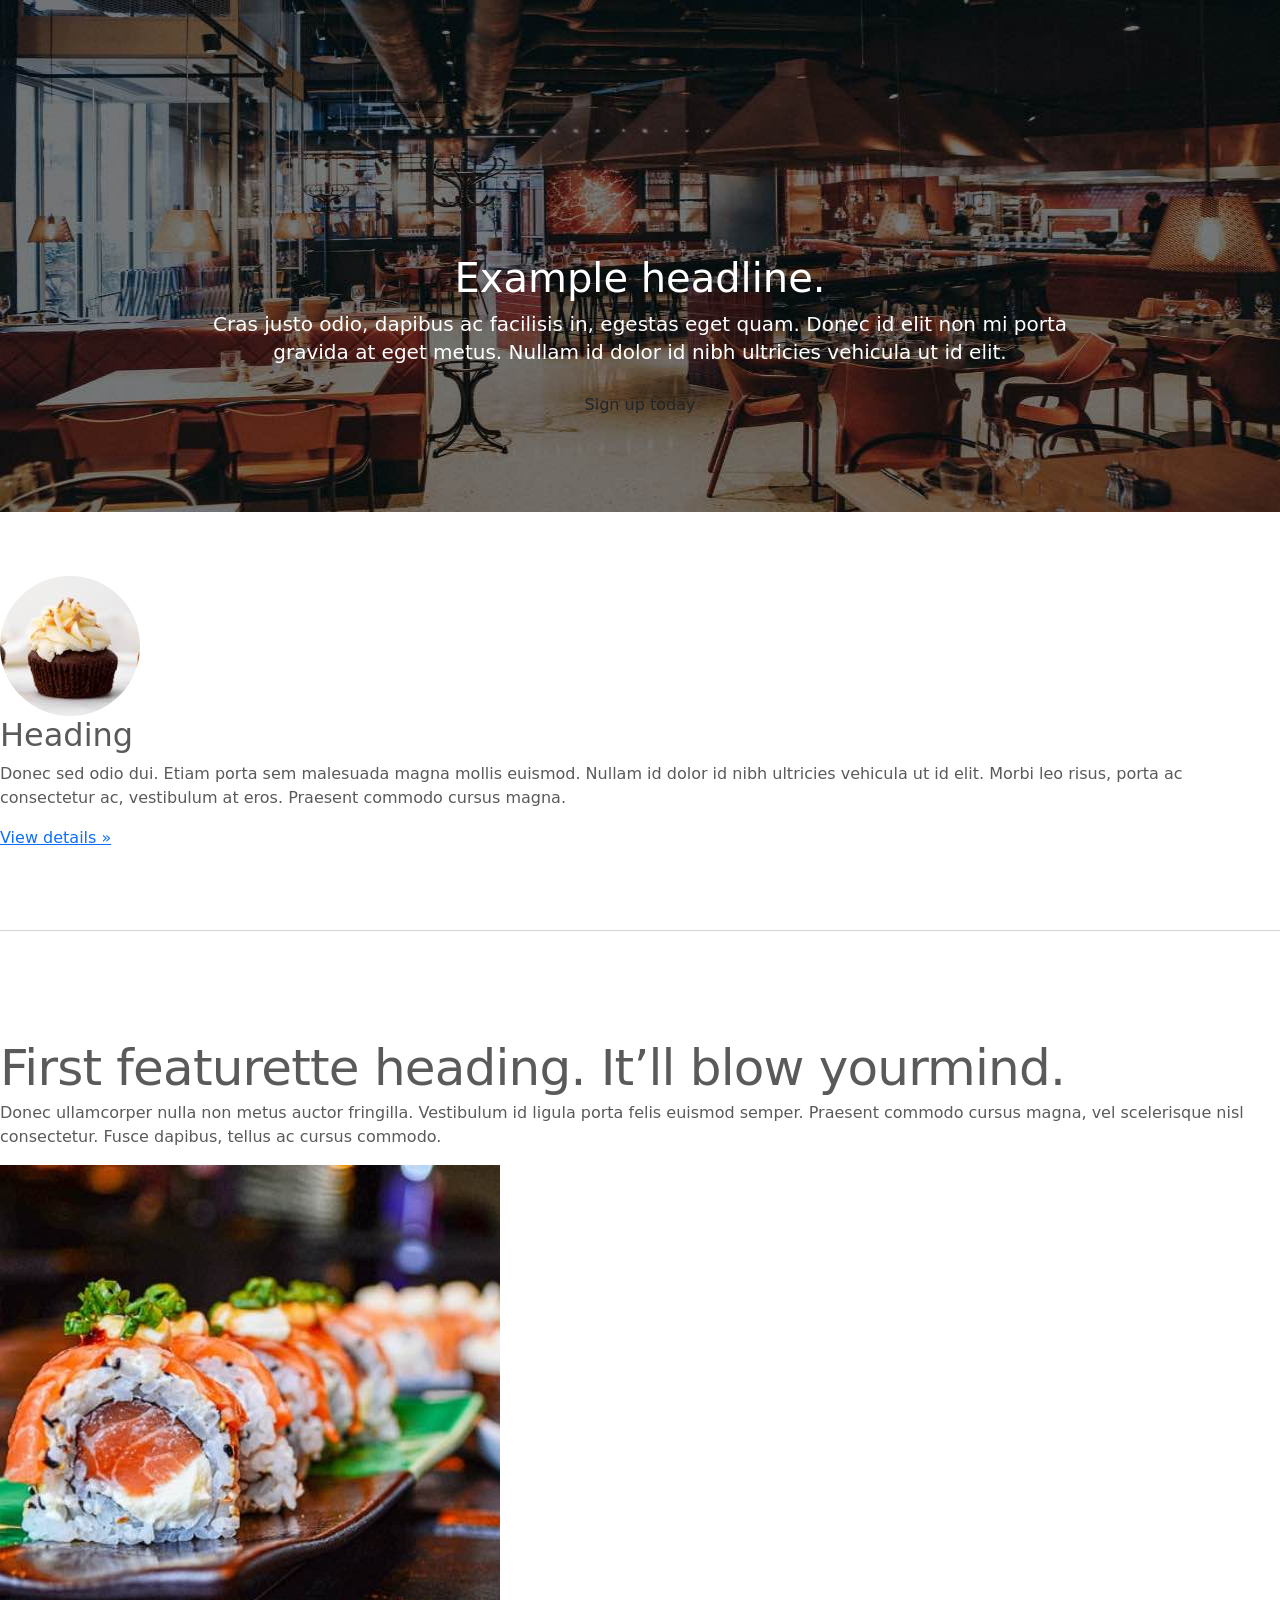
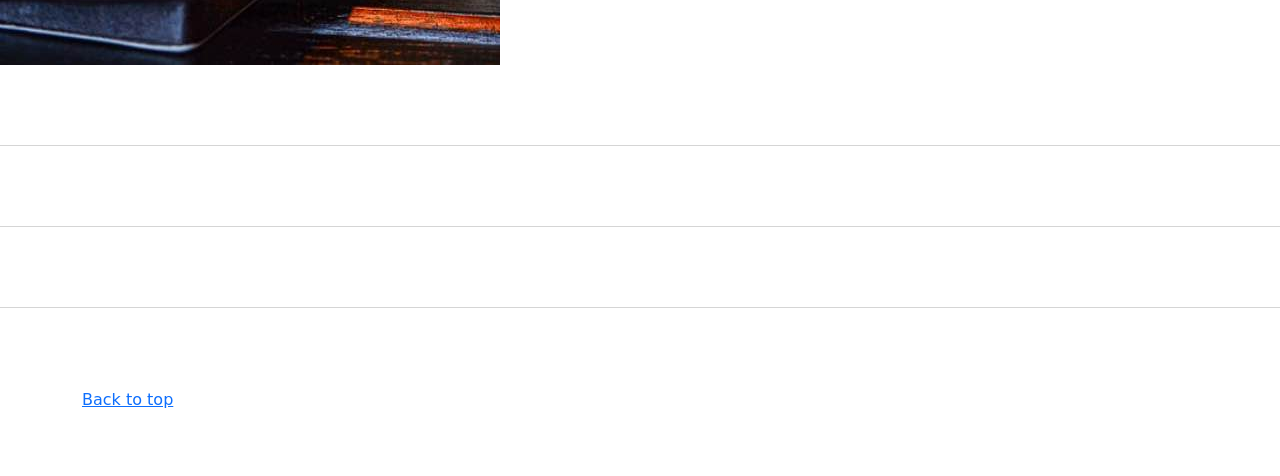
<file: kadai_003/index_for_student.html>
<!doctype html>
<html lang="en">
  <head>
    <meta charset="utf-8">
    <meta name="viewport" content="width=device-width, initial-scale=1">
    <meta name="description" content="">
    <meta name="author" content="Mark Otto, Jacob Thornton, and Bootstrap contributors">
    <meta name="generator" content="Hugo 0.79.0">
    <title>Carousel Template · Bootstrap v5.0</title>
    <link rel="canonical" href="https://getbootstrap.com/docs/5.0/examples/carousel/">
    <!-- ************************************************ bootstrap.min.cssの読み込み -->
    <link href="https://cdn.jsdelivr.net/npm/bootstrap@5.0.0-beta1/dist/css/bootstrap.min.css" rel="stylesheet" integrity="sha384-giJF6kkoqNQ00vy+HMDP7azOuL0xtbfIcaT9wjKHr8RbDVddVHyTfAAsrekwKmP1" crossorigin="anonymous">
    <!-- ************************************************ carousel.cssの読み込み -->
    <link href="carousel.css" rel="stylesheet">
    <!-- ************************************************ bootstrap.bundle.min.jsの読み込み -->
   <script src="https://cdn.jsdelivr.net/npm/bootstrap@5.0.0-beta1/dist/js/bootstrap.bundle.min.js" integrity="sha384-ygbV9kiqUc6oa4msXn9868pTtWMgiQaeYH7/t7LECLbyPA2x65Kgf80OJFdroafW" crossorigin="anonymous" defer></script>
  </head>
  <body>
    <main>
      <!-- ************************************************ カールセル開始 -->
      <!-- <div id="myCarousel" class="carousel slide" data-bs-ride="carousel"> -->
      <div id="myCarousel" class="carousel slide carousel-fade" data-bs-ride="carousel">
        <!-- <div class="carousel-inner"> -->
        <div class="carousel-inner">
          <!-- <div class="carousel-item active"> -->
          <div class="carousel-item active">
            <img src="img/top_1.jpg" alt="サンプル画像1">
            <div class="container">
              <!-- <div class="carousel-caption"> -->
              <div class="carousel-caption">
                <h1>Example headline.</h1>
                <p>Cras justo odio, dapibus ac facilisis in, egestas eget quam. Donec id elit non mi porta gravida at eget
                  metus. Nullam id dolor id nibh ultricies vehicula ut id elit.</p>
                <!-- <p><a class="btn btn-lg btn-primary" href="#" role="button">Sign up today</a></p> -->
                <p><a class="btn btn-lgvbtn-primary" href="#" role="button">Sign up today</a></p>
              </div>
            </div>
          </div>

          <div class="carousel-item">
            <img src="img/top_2.jpg" alt="サンプル画像2">
          </div>
          <div class="carousel-item">
            <img src="img/top_3.jpg" alt="サンプル画像3">
          </div>

        </div>
      </div>
      <!-- ************************************************ カールセル終了 -->
      <!-- <div class="container marketing"> -->
      <div class="">
        <!-- <div class="row"> -->
        <div class="">
          <!-- <div class="col-lg-4"> -->
          <div class="">
            <img src="img/cake.jpg" class="rounded-circle" alt="サンプル画像2">
            <h2>Heading</h2>
            <p>Donec sed odio dui. Etiam porta sem malesuada magna mollis euismod. Nullam id dolor id nibh ultricies
              vehicula ut id elit. Morbi leo risus, porta ac consectetur ac, vestibulum at eros. Praesent commodo cursus
              magna.</p>
            <!-- <p><a class="btn btn-secondary" href="#" role="button">View details &raquo;</a></p> -->
            <p><a class="" href="#" role="button">View details &raquo;</a></p>
          </div>
        </div>
        <hr class="featurette-divider">
        <!-- <div class="row"> -->
        <div class="">
          <!-- <div class="col-md-7"> -->
          <div class="">
            <!-- <h2 class="featurette-heading">First featurette heading. <span class="text-muted">It’ll blow yourmind.</span> -->
            <h2 class="featurette-heading">First featurette heading. <span class="">It’ll blow yourmind.</span></h2>
            <!-- <p class="lead">Donec ullamcorper nulla non metus auctor fringilla. Vestibulum id ligula porta felis
              euismod
              semper. Praesent commodo cursus magna, vel scelerisque nisl consectetur. Fusce dapibus, tellus ac cursus
              commodo.</p> -->
            <p class="">
              Donec ullamcorper nulla non metus auctor fringilla. Vestibulum id ligula porta felis
              euismod
              semper. Praesent commodo cursus magna, vel scelerisque nisl consectetur. Fusce dapibus, tellus ac cursus
              commodo.
            </p>
          </div>
          <!-- <div class="col-md-5"> -->
          <div class="">
            <!-- <img src="img/sushi.jpg" class="img-fluid" alt=""> -->
            <img src="img/sushi.jpg" class="" alt="サンプル画像3">
          </div>
        </div>
        <hr class="featurette-divider">
        <!-- ここにもう一つ左右を反転させたものを作ります。 -->
        <hr class="featurette-divider">
        <!-- ここにもう一つ左右を反転させたものを作ります。 -->
        <hr class="featurette-divider">
        <footer class="container">
          <!-- <p class="float-end"><a href="#">Back to top</a></p> -->
          <p class=""><a href="#">Back to top</a></p>
        </footer>
      </div>
    </main>
  </body>

</html>
</file>
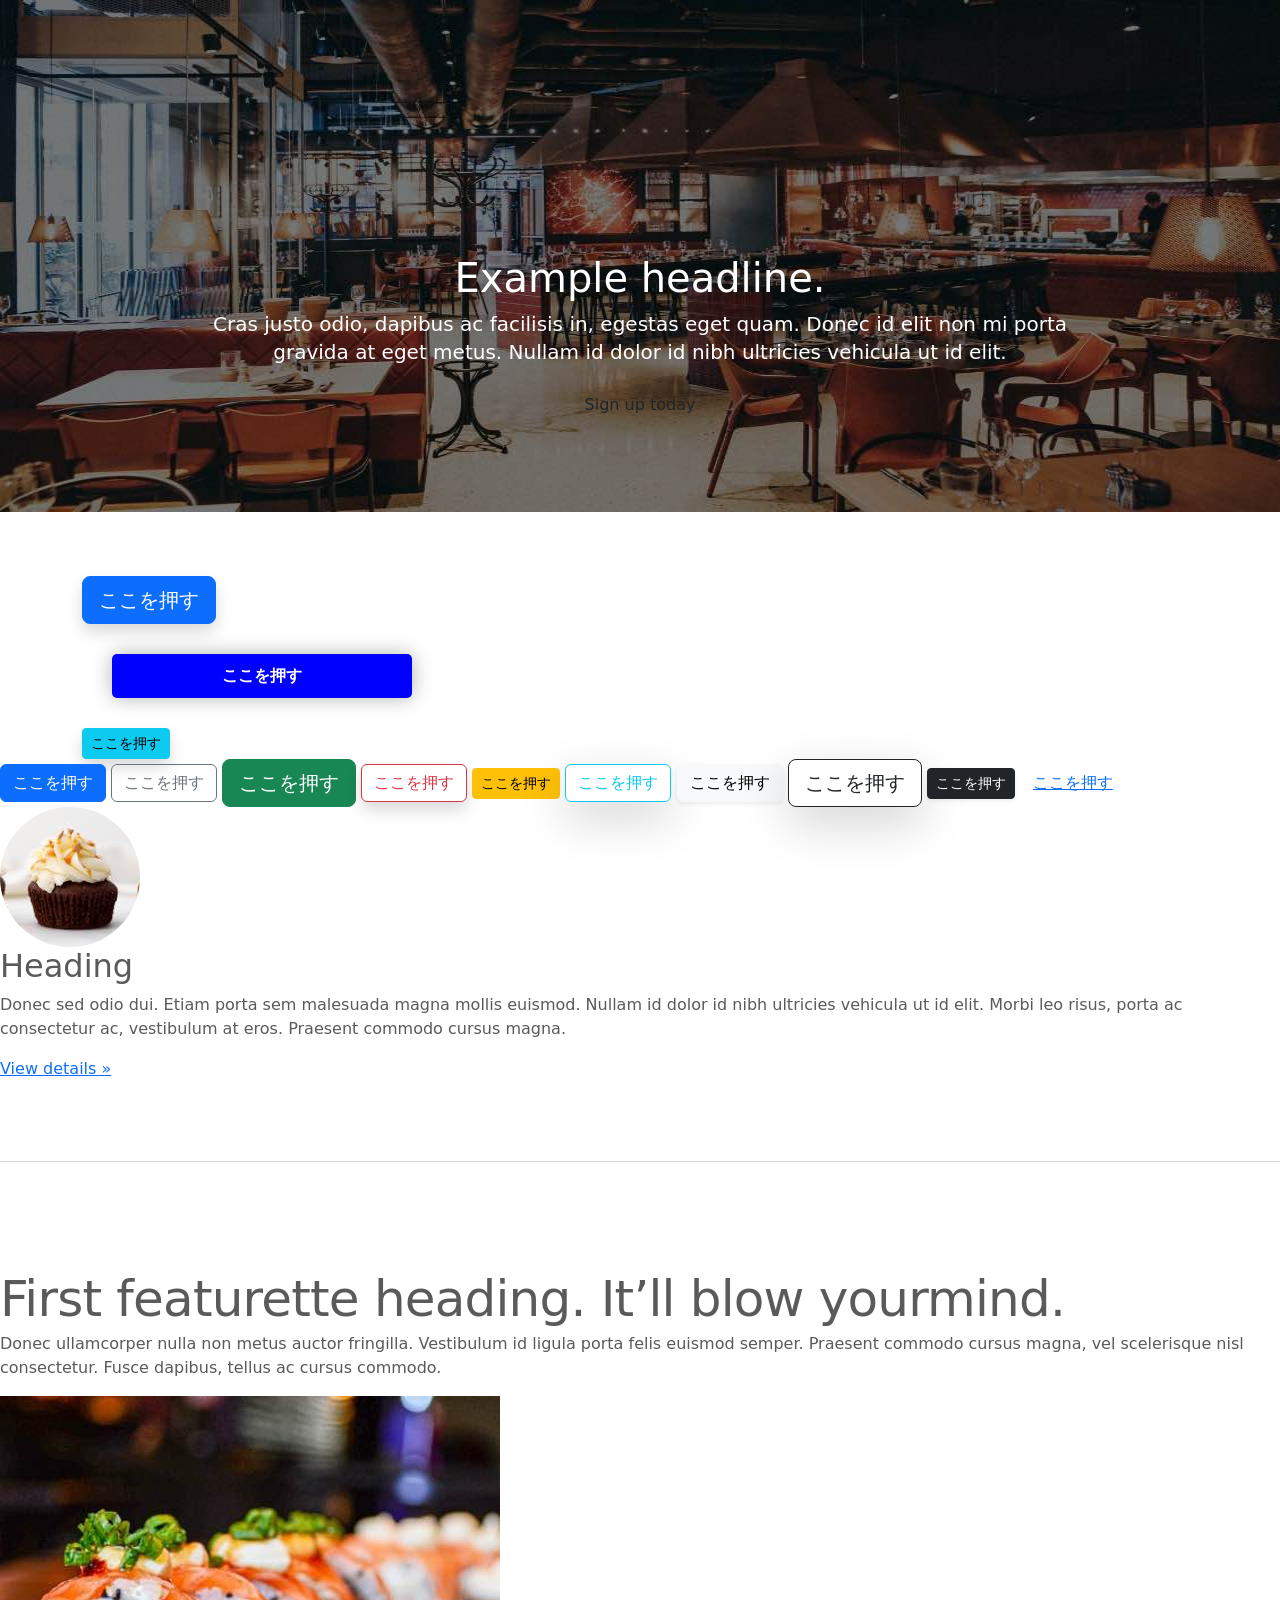
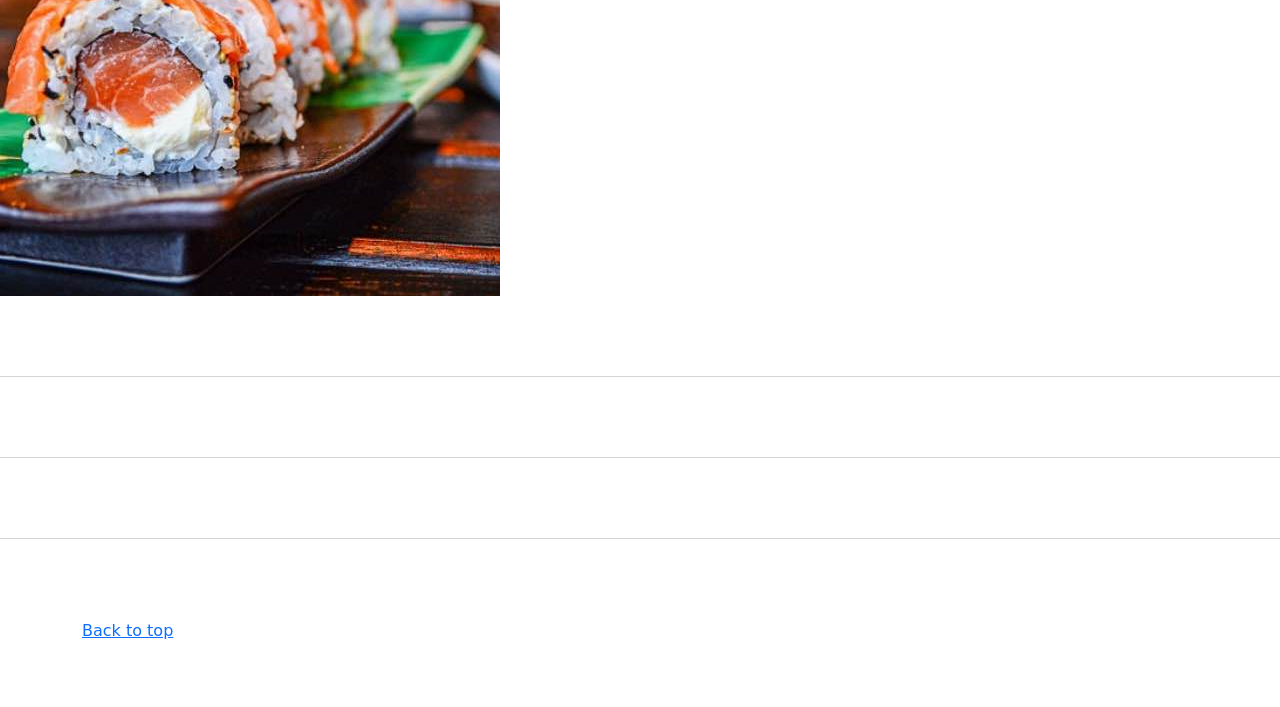
<file: kadai_004/index_for_student.html>
<!doctype html>
<html lang="en">
  <head>
    <meta charset="utf-8">
    <meta name="viewport" content="width=device-width, initial-scale=1">
    <meta name="description" content="">
    <meta name="author" content="Mark Otto, Jacob Thornton, and Bootstrap contributors">
    <meta name="generator" content="Hugo 0.79.0">
    <title>Carousel Template · Bootstrap v5.0</title>
    <link rel="canonical" href="https://getbootstrap.com/docs/5.0/examples/carousel/">
    <!-- ************************************************ bootstrap.min.cssの読み込み -->
    <link href="https://cdn.jsdelivr.net/npm/bootstrap@5.0.0-beta1/dist/css/bootstrap.min.css" rel="stylesheet" integrity="sha384-giJF6kkoqNQ00vy+HMDP7azOuL0xtbfIcaT9wjKHr8RbDVddVHyTfAAsrekwKmP1" crossorigin="anonymous">
    <!-- ************************************************ carousel.cssの読み込み -->
    <link href="carousel.css" rel="stylesheet">
    <!-- ************************************************ bootstrap.bundle.min.jsの読み込み -->
   <script src="https://cdn.jsdelivr.net/npm/bootstrap@5.0.0-beta1/dist/js/bootstrap.bundle.min.js" integrity="sha384-ygbV9kiqUc6oa4msXn9868pTtWMgiQaeYH7/t7LECLbyPA2x65Kgf80OJFdroafW" crossorigin="anonymous" defer></script>
  </head>
  <body>
    <main>
      <!-- ************************************************ カールセル開始 -->
      <!-- <div id="myCarousel" class="carousel slide" data-bs-ride="carousel"> -->
      <div id="myCarousel" class="carousel slide" data-bs-ride="carousel">
        <!-- <div class="carousel-inner"> -->
        <div class="carousel-inner">
          <!-- <div class="carousel-item active"> -->
          <div class="carousel-item active">
            <img src="img/top_1.jpg" alt="サンプル画像1">
            <div class="container">
              <!-- <div class="carousel-caption"> -->
              <div class="carousel-caption">
                <h1>Example headline.</h1>
                <p>Cras justo odio, dapibus ac facilisis in, egestas eget quam. Donec id elit non mi porta gravida at eget
                  metus. Nullam id dolor id nibh ultricies vehicula ut id elit.</p>
                <!-- <p><a class="btn btn-lg btn-primary" href="#" role="button">Sign up today</a></p> -->
                <p><a class="btn btn-lgvbtn-primary" href="#" role="button">Sign up today</a></p>
              </div>
            </div>
          </div>
        </div>
      </div>
      <!-- ************************************************ カールセル終了 -->
      <div class="container">
        <style>
          .button-test {
            padding: 10px 30px;
            width: 300px;
            background-color: blue;
            color: white;
            text-align: center;
            font-weight: bold;
            border-radius: 5px;
            margin: 30px;
            box-shadow: 0 0 20px 0 rgba(0, 0, 0, 30%);
          }

        </style>
        <button class="btn btn-primary btn-lg shadow">ここを押す</button>
        <div class="button-test">ここを押す</div>
        <a href="" class="btn btn-info btn-sm shadow">ここを押す</a>
      </div>

      <!--ここに課題004追加-->
      <button class="btn btn-primary">ここを押す</button>
      <button class="btn btn-outline-secondary">ここを押す</button>
      <button class="btn btn-success btn-lg">ここを押す</button>
      <button class="btn btn-outline-danger shadow">ここを押す</button>
      <button class="btn btn-warning btn-sm">ここを押す</button>
      <button class="btn btn-outline-info shadow-lg">ここを押す</button>
      <button class="btn btn-light shadow-sm">ここを押す</button>
      <button class="btn btn-outline-dark btn-lg shadow-lg">ここを押す</button>
      <button class="btn btn-dark btn-sm shadow-sm">ここを押す</button>
      <button class="btn btn-link">ここを押す</button>


      
      <!-- <div class="container marketing"> -->
      <div class="">
        <!-- <div class="row"> -->
        <div class="">
          <!-- <div class="col-lg-4"> -->
          <div class="">
            <img src="img/cake.jpg" class="rounded-circle" alt="サンプル画像2">
            <h2>Heading</h2>
            <p>Donec sed odio dui. Etiam porta sem malesuada magna mollis euismod. Nullam id dolor id nibh ultricies
              vehicula ut id elit. Morbi leo risus, porta ac consectetur ac, vestibulum at eros. Praesent commodo cursus
              magna.</p>
            <!-- <p><a class="btn btn-secondary" href="#" role="button">View details &raquo;</a></p> -->
            <p><a class="" href="#" role="button">View details &raquo;</a></p>
          </div>
        </div>
        <hr class="featurette-divider">
        <!-- <div class="row"> -->
        <div class="">
          <!-- <div class="col-md-7"> -->
          <div class="">
            <!-- <h2 class="featurette-heading">First featurette heading. <span class="text-muted">It’ll blow yourmind.</span> -->
            <h2 class="featurette-heading">First featurette heading. <span class="">It’ll blow yourmind.</span></h2>
            <!-- <p class="lead">Donec ullamcorper nulla non metus auctor fringilla. Vestibulum id ligula porta felis
              euismod
              semper. Praesent commodo cursus magna, vel scelerisque nisl consectetur. Fusce dapibus, tellus ac cursus
              commodo.</p> -->
            <p class="">
              Donec ullamcorper nulla non metus auctor fringilla. Vestibulum id ligula porta felis
              euismod
              semper. Praesent commodo cursus magna, vel scelerisque nisl consectetur. Fusce dapibus, tellus ac cursus
              commodo.
            </p>
          </div>
          <!-- <div class="col-md-5"> -->
          <div class="">
            <!-- <img src="img/sushi.jpg" class="img-fluid" alt=""> -->
            <img src="img/sushi.jpg" class="" alt="サンプル画像3">
          </div>
        </div>
        <hr class="featurette-divider">
        <!-- ここにもう一つ左右を反転させたものを作ります。 -->
        <hr class="featurette-divider">
        <!-- ここにもう一つ左右を反転させたものを作ります。 -->
        <hr class="featurette-divider">
        <footer class="container">
          <!-- <p class="float-end"><a href="#">Back to top</a></p> -->
          <p class=""><a href="#">Back to top</a></p>
        </footer>
      </div>
    </main>
  </body>

</html>
</file>
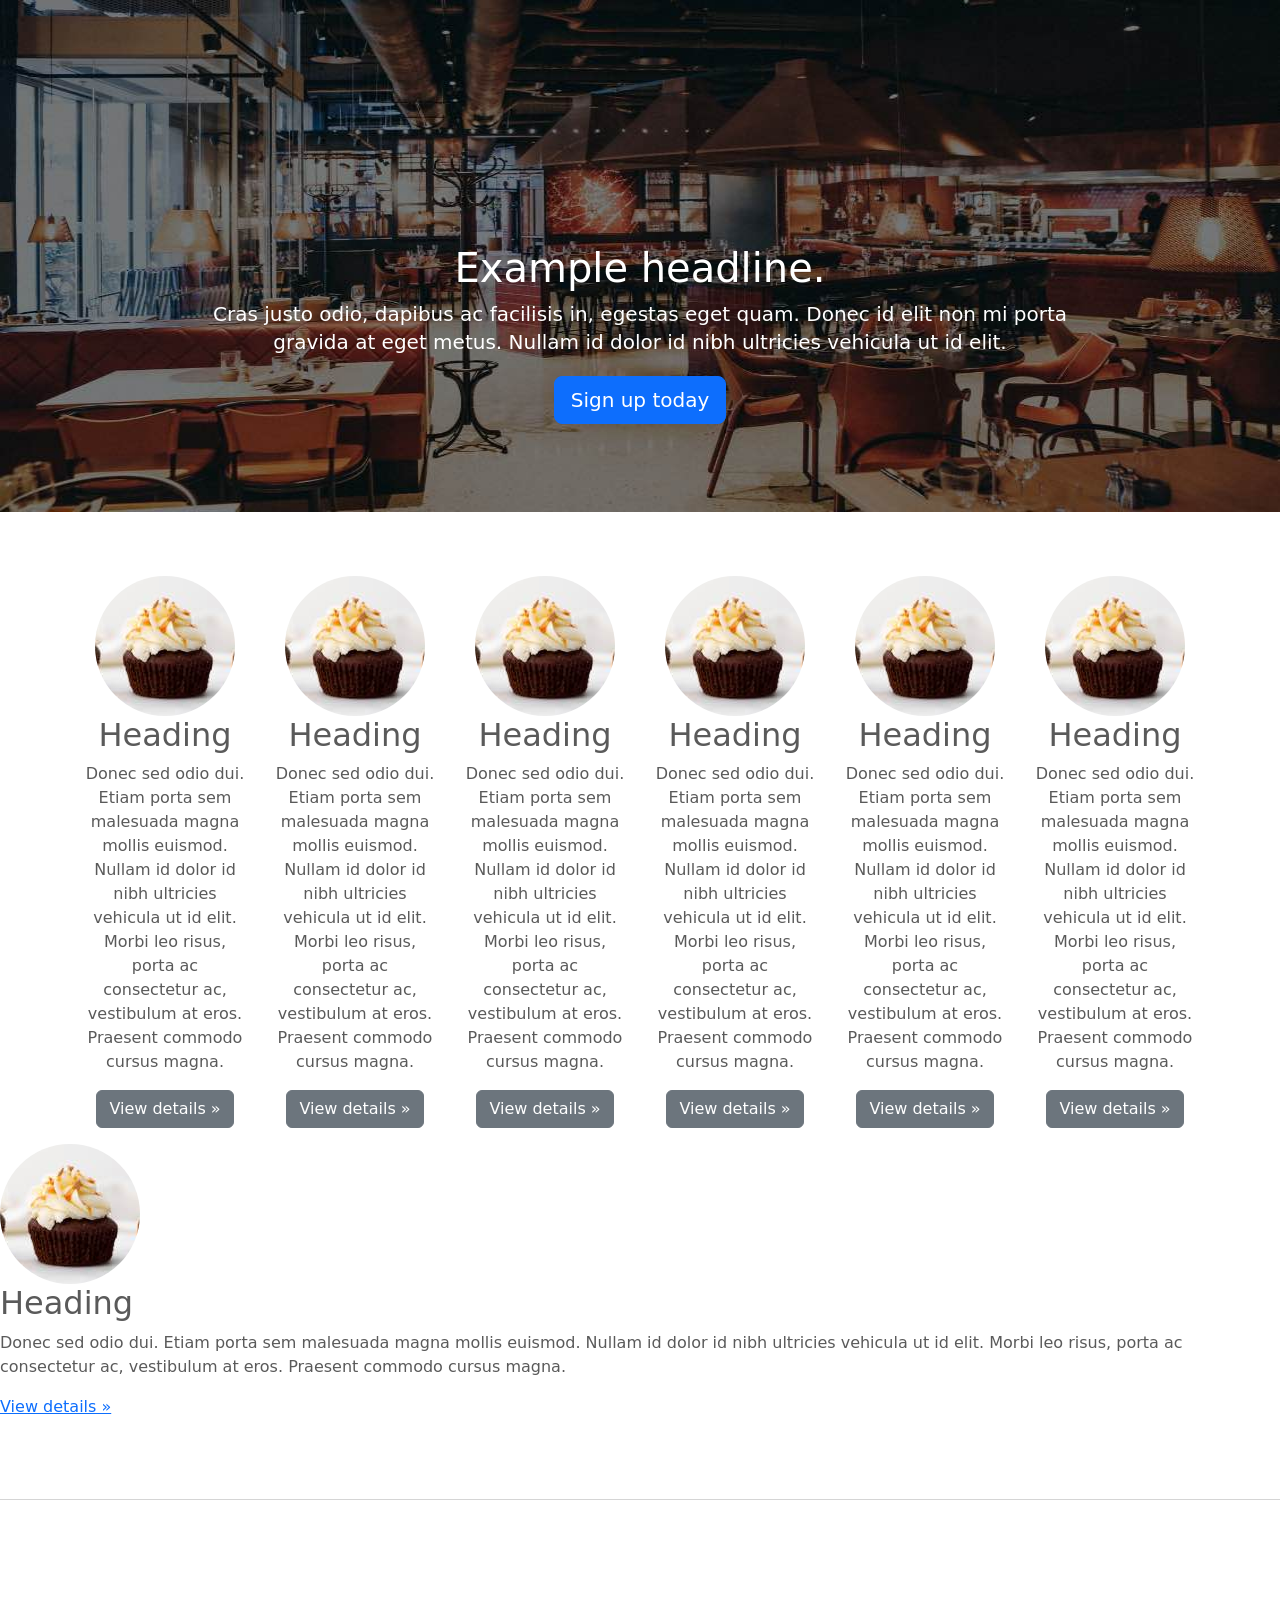
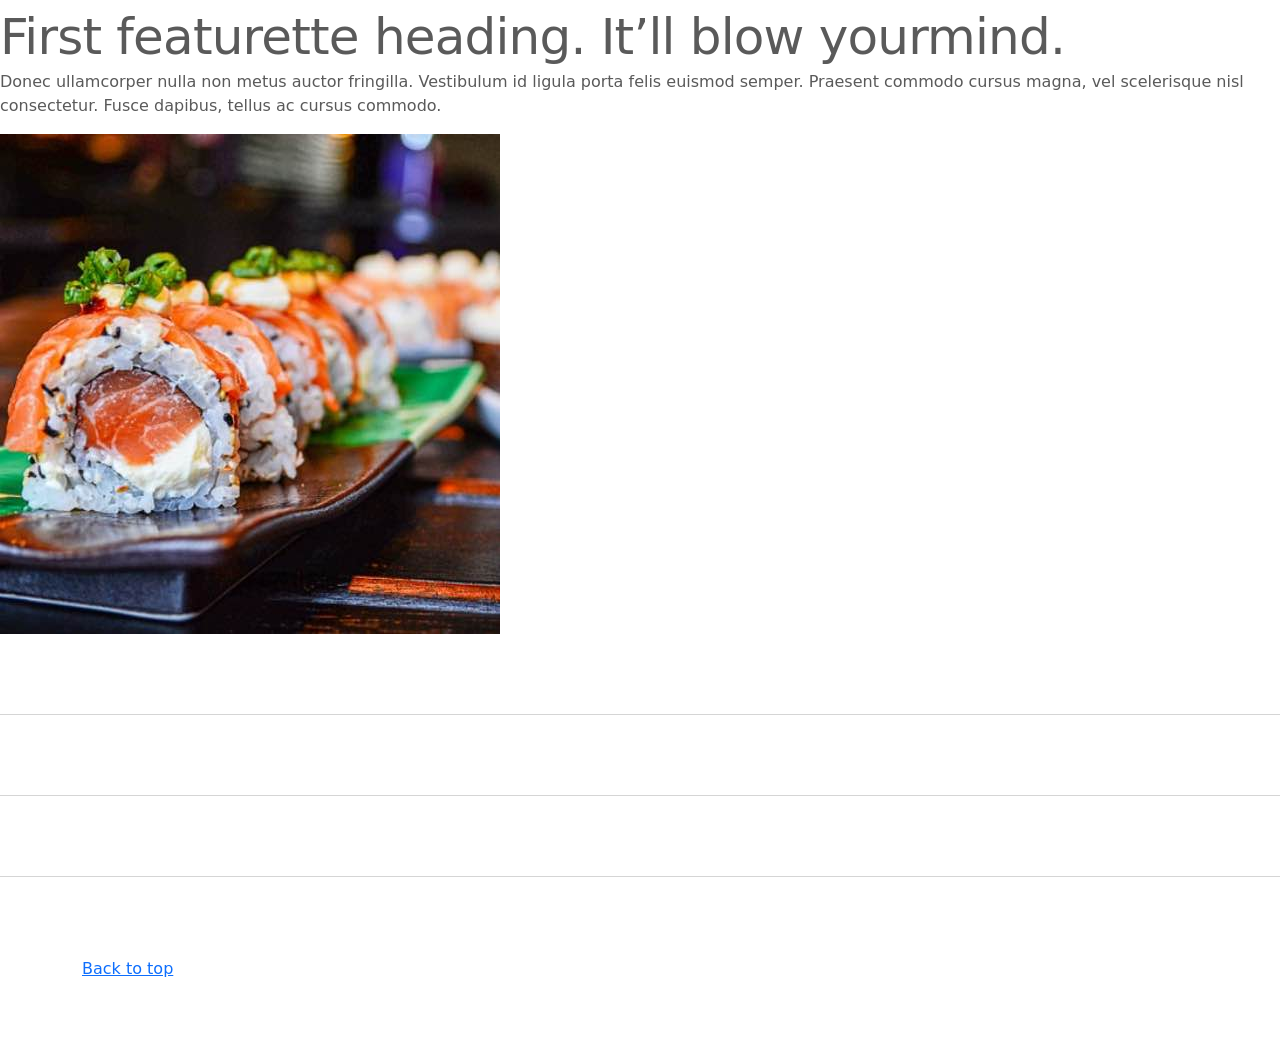
<file: kadai_005/index_for_student.html>
<!doctype html>
<html lang="en">
  <head>
    <meta charset="utf-8">
    <meta name="viewport" content="width=device-width, initial-scale=1">
    <meta name="description" content="">
    <meta name="author" content="Mark Otto, Jacob Thornton, and Bootstrap contributors">
    <meta name="generator" content="Hugo 0.79.0">
    <title>Carousel Template · Bootstrap v5.0</title>
    <link rel="canonical" href="https://getbootstrap.com/docs/5.0/examples/carousel/">
    <!-- ************************************************ bootstrap.min.cssの読み込み -->
    <link href="https://cdn.jsdelivr.net/npm/bootstrap@5.0.0-beta1/dist/css/bootstrap.min.css" rel="stylesheet" integrity="sha384-giJF6kkoqNQ00vy+HMDP7azOuL0xtbfIcaT9wjKHr8RbDVddVHyTfAAsrekwKmP1" crossorigin="anonymous">
    <!-- ************************************************ carousel.cssの読み込み -->
    <link href="carousel.css" rel="stylesheet">
    <!-- ************************************************ bootstrap.bundle.min.jsの読み込み -->
   <script src="https://cdn.jsdelivr.net/npm/bootstrap@5.0.0-beta1/dist/js/bootstrap.bundle.min.js" integrity="sha384-ygbV9kiqUc6oa4msXn9868pTtWMgiQaeYH7/t7LECLbyPA2x65Kgf80OJFdroafW" crossorigin="anonymous" defer></script>
  </head>
  <body>
    <main>
      <!-- ************************************************ カールセル開始 -->
      <!-- <div id="myCarousel" class="carousel slide" data-bs-ride="carousel"> -->
      <div id="myCarousel" class="carousel slide" data-bs-ride="carousel">
        <!-- <div class="carousel-inner"> -->
        <div class="carousel-inner">
          <!-- <div class="carousel-item active"> -->
          <div class="carousel-item active">
            <img src="img/top_1.jpg" alt="サンプル画像1">
            <div class="container">
              <!-- <div class="carousel-caption"> -->
              <div class="carousel-caption">
                <h1>Example headline.</h1>
                <p>Cras justo odio, dapibus ac facilisis in, egestas eget quam. Donec id elit non mi porta gravida at eget
                  metus. Nullam id dolor id nibh ultricies vehicula ut id elit.</p>
                <!-- <p><a class="btn btn-lg btn-primary" href="#" role="button">Sign up today</a></p> -->
                <p><a class="btn btn-lg btn-primary" href="#" role="button">Sign up today</a></p>
              </div>
            </div>
          </div>
        </div>
      </div>
      <!-- ************************************************ カールセル終了 -->

      
      <!-- <div class="container">
        <style>
          .button-test {
            padding: 10px 30px;
            width: 300px;
            background-color: blue;
            color: white;
            text-align: center;
            font-weight: bold;
            border-radius: 5px;
            margin: 30px;
            box-shadow: 0 0 20px 0 rgba(0, 0, 0, 30%);
          }
      
        </style>
        <button class="btn btn-primary btn-lg shadow">ここを押す</button>
        <div class="button-test">ここを押す</div>
        <a href="" class="btn btn-info btn-sm shadow">ここを押す</a>
      </div> -->
      
      <div class="container">
        <div class="row">
          <div class="col-md-2 col-6 text-center">

            <!-- start col lg-4 -->
             <img src="img/cake.jpg" class="rounded-circle" alt="サンプル画像2">

             <h2>Heading</h2>
             <p>
              Donec sed odio dui. Etiam porta sem malesuada magna mollis 
              euismod. Nullam id dolor id nibh ultricies vehicula ut id elit. 
              Morbi leo risus, porta ac consectetur ac, vestibulum at eros. 
              Praesent commodo cursus magna.
             </p>
             <p><a class="btn btn-secondary" href="#" role="button">View details &raquo;</a></p>
          </div>

          <div class="col-md-2 col-6 text-center">
              <img src="img/cake.jpg" class="rounded-circle" alt="サンプル画像2">

             <h2>Heading</h2>
             <p>
              Donec sed odio dui. Etiam porta sem malesuada magna mollis 
              euismod. Nullam id dolor id nibh ultricies vehicula ut id elit. 
              Morbi leo risus, porta ac consectetur ac, vestibulum at eros. 
              Praesent commodo cursus magna.
             </p>
             <p><a class="btn btn-secondary" href="#" role="button">View details &raquo;</a></p>
          </div>
          <div class="col-md-2 col-6 text-center">
              <img src="img/cake.jpg" class="rounded-circle" alt="サンプル画像2">

             <h2>Heading</h2>
             <p>
              Donec sed odio dui. Etiam porta sem malesuada magna mollis 
              euismod. Nullam id dolor id nibh ultricies vehicula ut id elit. 
              Morbi leo risus, porta ac consectetur ac, vestibulum at eros. 
              Praesent commodo cursus magna.
             </p>
             <p><a class="btn btn-secondary" href="#" role="button">View details &raquo;</a></p>
          </div>
          <div class="col-md-2 col-6 text-center">
              <img src="img/cake.jpg" class="rounded-circle" alt="サンプル画像2">

             <h2>Heading</h2>
             <p>
              Donec sed odio dui. Etiam porta sem malesuada magna mollis 
              euismod. Nullam id dolor id nibh ultricies vehicula ut id elit. 
              Morbi leo risus, porta ac consectetur ac, vestibulum at eros. 
              Praesent commodo cursus magna.
             </p>
             <p><a class="btn btn-secondary" href="#" role="button">View details &raquo;</a></p>
          </div>
          <div class="col-md-2 col-6 text-center">
              <img src="img/cake.jpg" class="rounded-circle" alt="サンプル画像2">

             <h2>Heading</h2>
             <p>
              Donec sed odio dui. Etiam porta sem malesuada magna mollis 
              euismod. Nullam id dolor id nibh ultricies vehicula ut id elit. 
              Morbi leo risus, porta ac consectetur ac, vestibulum at eros. 
              Praesent commodo cursus magna.
             </p>
             <p><a class="btn btn-secondary" href="#" role="button">View details &raquo;</a></p>
          </div>
          <div class="col-md-2 col-6 text-center">
              <img src="img/cake.jpg" class="rounded-circle" alt="サンプル画像2">

             <h2>Heading</h2>
             <p>
              Donec sed odio dui. Etiam porta sem malesuada magna mollis 
              euismod. Nullam id dolor id nibh ultricies vehicula ut id elit. 
              Morbi leo risus, porta ac consectetur ac, vestibulum at eros. 
              Praesent commodo cursus magna.
             </p>
             <p><a class="btn btn-secondary" href="#" role="button">View details &raquo;</a></p>
          </div>
        </div>
      </div>

      <!-- <div class="container marketing"> -->
      <div class="">
        <!-- <div class="row"> -->
        <div class="">
          <!-- <div class="col-lg-4"> -->
          <div class="">
            <img src="img/cake.jpg" class="rounded-circle" alt="サンプル画像2">
            <h2>Heading</h2>
            <p>Donec sed odio dui. Etiam porta sem malesuada magna mollis euismod. Nullam id dolor id nibh ultricies
              vehicula ut id elit. Morbi leo risus, porta ac consectetur ac, vestibulum at eros. Praesent commodo cursus
              magna.</p>
            <!-- <p><a class="btn btn-secondary" href="#" role="button">View details &raquo;</a></p> -->
            <p><a class="" href="#" role="button">View details &raquo;</a></p>
          </div>
        </div>
        <hr class="featurette-divider">
        <!-- <div class="row"> -->
        <div class="">
          <!-- <div class="col-md-7"> -->
          <div class="">
            <!-- <h2 class="featurette-heading">First featurette heading. <span class="text-muted">It’ll blow yourmind.</span> -->
            <h2 class="featurette-heading">First featurette heading. <span class="">It’ll blow yourmind.</span></h2>
            <!-- <p class="lead">Donec ullamcorper nulla non metus auctor fringilla. Vestibulum id ligula porta felis
              euismod
              semper. Praesent commodo cursus magna, vel scelerisque nisl consectetur. Fusce dapibus, tellus ac cursus
              commodo.</p> -->
            <p class="">
              Donec ullamcorper nulla non metus auctor fringilla. Vestibulum id ligula porta felis
              euismod
              semper. Praesent commodo cursus magna, vel scelerisque nisl consectetur. Fusce dapibus, tellus ac cursus
              commodo.
            </p>
          </div>
          <!-- <div class="col-md-5"> -->
          <div class="">
            <!-- <img src="img/sushi.jpg" class="img-fluid" alt=""> -->
            <img src="img/sushi.jpg" class="" alt="サンプル画像3">
          </div>
        </div>
        <hr class="featurette-divider">
        <!-- ここにもう一つ左右を反転させたものを作ります。 -->
        <hr class="featurette-divider">
        <!-- ここにもう一つ左右を反転させたものを作ります。 -->
        <hr class="featurette-divider">
        <footer class="container">
          <!-- <p class="float-end"><a href="#">Back to top</a></p> -->
          <p class=""><a href="#">Back to top</a></p>
        </footer>
      </div>
    </main>
  </body>

</html>
</file>
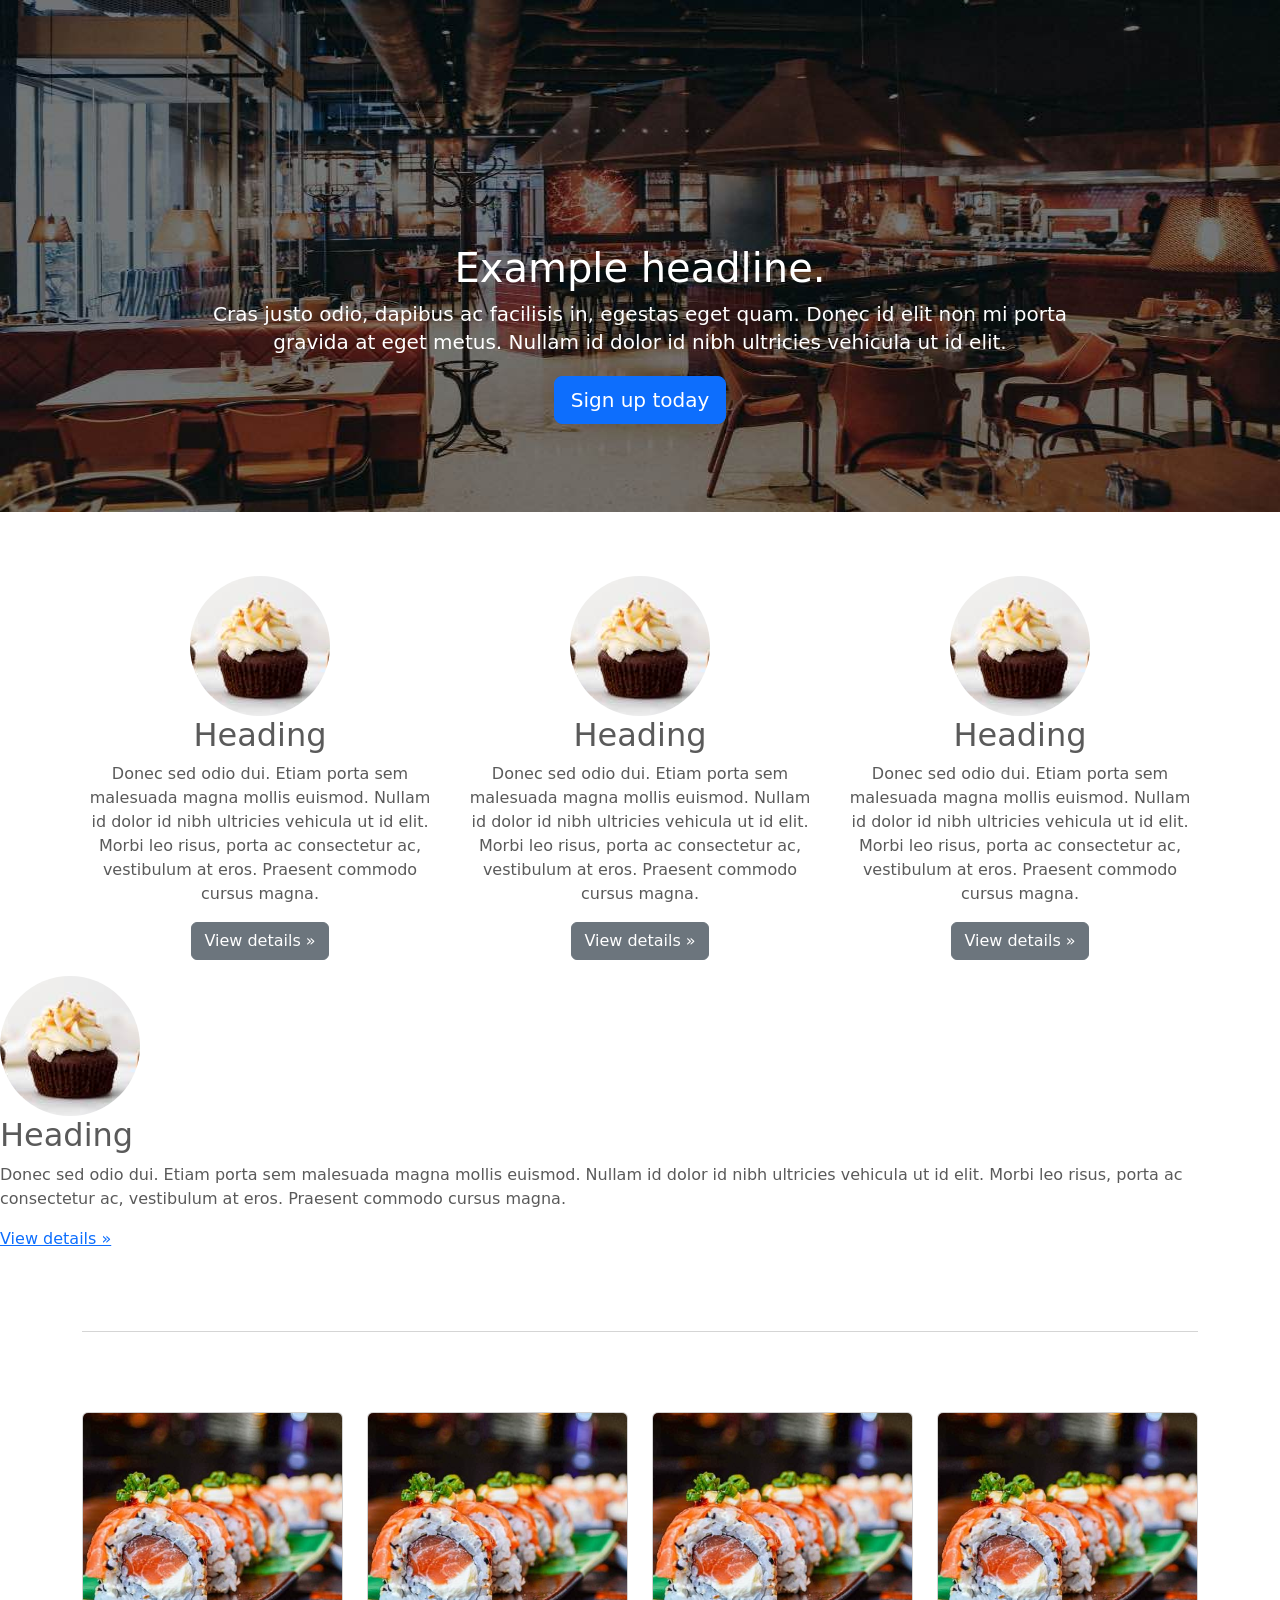
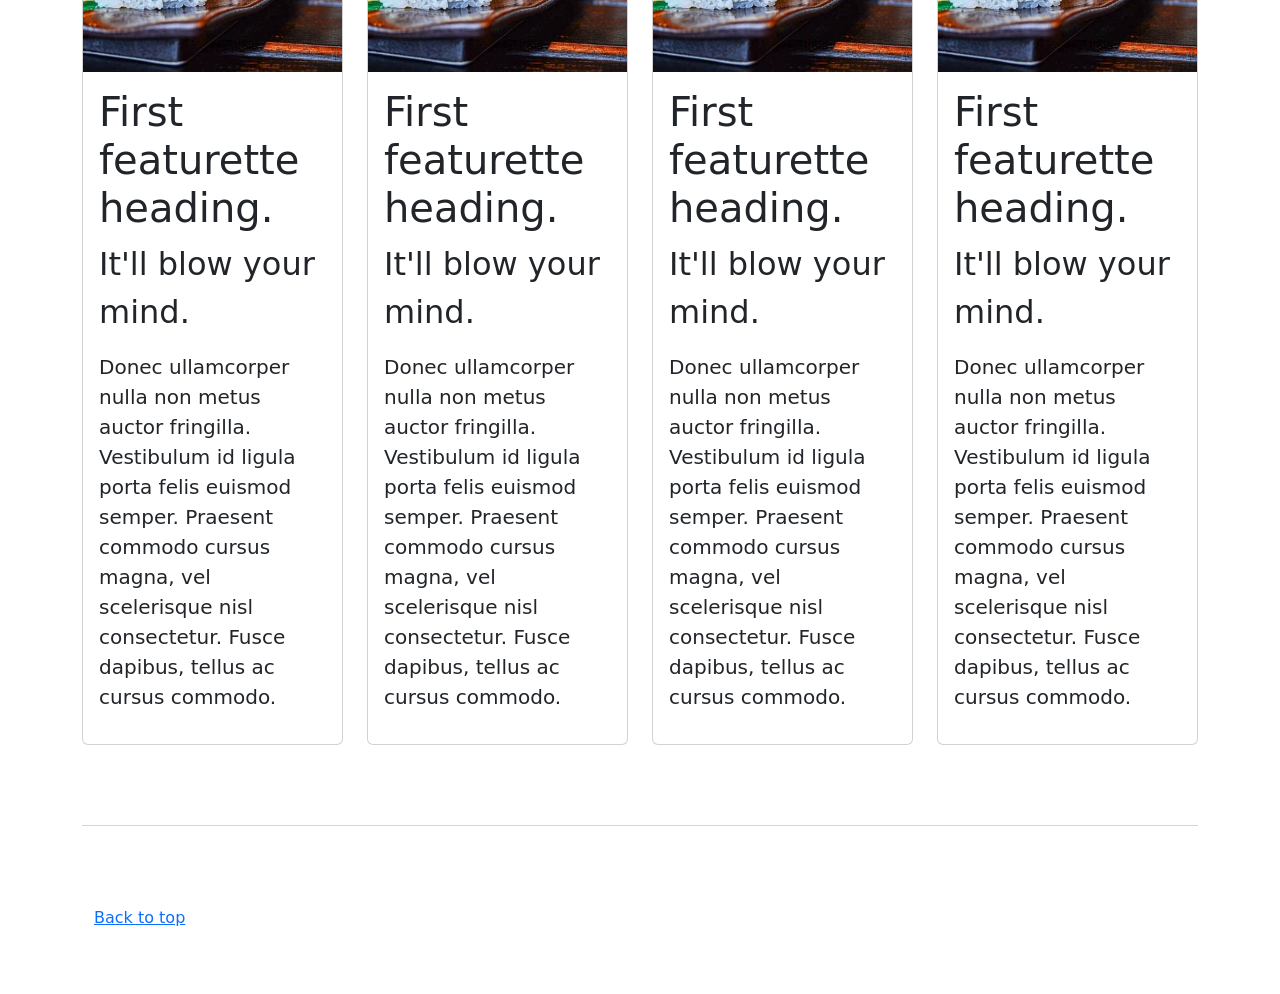
<file: kadai_006/index_for_student.html>
<!doctype html>
<html lang="en">
  <head>
    <meta charset="utf-8">
    <meta name="viewport" content="width=device-width, initial-scale=1">
    <meta name="description" content="">
    <meta name="author" content="Mark Otto, Jacob Thornton, and Bootstrap contributors">
    <meta name="generator" content="Hugo 0.79.0">
    <title>Carousel Template · Bootstrap v5.0</title>
    <link rel="canonical" href="https://getbootstrap.com/docs/5.0/examples/carousel/">
    <!-- ************************************************ bootstrap.min.cssの読み込み -->
    <link href="https://cdn.jsdelivr.net/npm/bootstrap@5.0.0-beta1/dist/css/bootstrap.min.css" rel="stylesheet" integrity="sha384-giJF6kkoqNQ00vy+HMDP7azOuL0xtbfIcaT9wjKHr8RbDVddVHyTfAAsrekwKmP1" crossorigin="anonymous">
    <!-- ************************************************ carousel.cssの読み込み -->
    <link href="carousel.css" rel="stylesheet">
    <!-- ************************************************ bootstrap.bundle.min.jsの読み込み -->
   <script src="https://cdn.jsdelivr.net/npm/bootstrap@5.0.0-beta1/dist/js/bootstrap.bundle.min.js" integrity="sha384-ygbV9kiqUc6oa4msXn9868pTtWMgiQaeYH7/t7LECLbyPA2x65Kgf80OJFdroafW" crossorigin="anonymous" defer></script>
  </head>
  <body>
    <main>
      <!-- ************************************************ カールセル開始 -->
      <!-- <div id="myCarousel" class="carousel slide" data-bs-ride="carousel"> -->
      <div id="myCarousel" class="carousel slide" data-bs-ride="carousel">
        <!-- <div class="carousel-inner"> -->
        <div class="carousel-inner">
          <!-- <div class="carousel-item active"> -->
          <div class="carousel-item active">
            <img src="img/top_1.jpg" alt="サンプル画像1">
            <div class="container">
              <!-- <div class="carousel-caption"> -->
              <div class="carousel-caption">
                <h1>Example headline.</h1>
                <p>Cras justo odio, dapibus ac facilisis in, egestas eget quam. Donec id elit non mi porta gravida at eget
                  metus. Nullam id dolor id nibh ultricies vehicula ut id elit.</p>
                <!-- <p><a class="btn btn-lg btn-primary" href="#" role="button">Sign up today</a></p> -->
                <p><a class="btn btn-lg btn-primary" href="#" role="button">Sign up today</a></p>
              </div>
            </div>
          </div>
        </div>
      </div>
      <!-- ************************************************ カールセル終了 -->

      
      <!-- <div class="container">
        <style>
          .button-test {
            padding: 10px 30px;
            width: 300px;
            background-color: blue;
            color: white;
            text-align: center;
            font-weight: bold;
            border-radius: 5px;
            margin: 30px;
            box-shadow: 0 0 20px 0 rgba(0, 0, 0, 30%);
          }
      
        </style>
        <button class="btn btn-primary btn-lg shadow">ここを押す</button>
        <div class="button-test">ここを押す</div>
        <a href="" class="btn btn-info btn-sm shadow">ここを押す</a>
      </div> -->
      
      <div class="container">
        <div class="row">
          <div class="col-md-4 text-center">

            <!-- start col lg-4 -->
             <img src="img/cake.jpg" class="rounded-circle" alt="サンプル画像2">

             <h2>Heading</h2>
             <p>
              Donec sed odio dui. Etiam porta sem malesuada magna mollis 
              euismod. Nullam id dolor id nibh ultricies vehicula ut id elit. 
              Morbi leo risus, porta ac consectetur ac, vestibulum at eros. 
              Praesent commodo cursus magna.
             </p>
             <p><a class="btn btn-secondary" href="#" role="button">View details &raquo;</a></p>
          </div>

          <div class="col-md-4 text-center">
              <img src="img/cake.jpg" class="rounded-circle" alt="サンプル画像2">

             <h2>Heading</h2>
             <p>
              Donec sed odio dui. Etiam porta sem malesuada magna mollis 
              euismod. Nullam id dolor id nibh ultricies vehicula ut id elit. 
              Morbi leo risus, porta ac consectetur ac, vestibulum at eros. 
              Praesent commodo cursus magna.
             </p>
             <p><a class="btn btn-secondary" href="#" role="button">View details &raquo;</a></p>
          </div>
          <div class="col-md-4 text-center">
              <img src="img/cake.jpg" class="rounded-circle" alt="サンプル画像2">

             <h2>Heading</h2>
             <p>
              Donec sed odio dui. Etiam porta sem malesuada magna mollis 
              euismod. Nullam id dolor id nibh ultricies vehicula ut id elit. 
              Morbi leo risus, porta ac consectetur ac, vestibulum at eros. 
              Praesent commodo cursus magna.
             </p>
             <p><a class="btn btn-secondary" href="#" role="button">View details &raquo;</a></p>
          </div>
        </div>
      </div>

      <!-- <div class="container marketing"> -->
      <div class="">
        <!-- <div class="row"> -->
        <div class="">
          <!-- <div class="col-lg-4"> -->
          <div class="">
            <img src="img/cake.jpg" class="rounded-circle" alt="サンプル画像2">
            <h2>Heading</h2>
            <p>Donec sed odio dui. Etiam porta sem malesuada magna mollis euismod. Nullam id dolor id nibh ultricies
              vehicula ut id elit. Morbi leo risus, porta ac consectetur ac, vestibulum at eros. Praesent commodo cursus
              magna.</p>
            <!-- <p><a class="btn btn-secondary" href="#" role="button">View details &raquo;</a></p> -->
            <p><a class="" href="#" role="button">View details &raquo;</a></p>
          </div>
        </div>
  
      <div class="container">

        <hr class="featurette-divider">
   
        <div class="row row-cols-1 row-cols-md-4 g-4">
          
          <div class="col">
            <div class="card">
              <img src="img/sushi.jpg" class="card-img-top" alt="サンプル画像3">
              <div class="card-body">
                <h2 class="fs-1" mt-5>First featurette heading. </h2>
                <p class="fs-2">It'll blow your mind.</p>
                <p class="lead">
                  Donec ullamcorper nulla non metus auctor fringilla. Vestibulum id ligula porta felis euismod semper. Praesent commodo cursus magna, vel scelerisque nisl consectetur. Fusce dapibus, tellus ac cursus commodo.
                </p>
              </div>
            </div>
          </div>

          <div class="col">
            <div class="card">
              <img src="img/sushi.jpg" class="card-img-top" alt="サンプル画像3">
              <div class="card-body">
                <h2 class="fs-1" mt-5>First featurette heading. </h2>
                <p class="fs-2">It'll blow your mind.</p>
                <p class="lead">
                  Donec ullamcorper nulla non metus auctor fringilla. Vestibulum id ligula porta felis euismod semper. Praesent commodo cursus magna, vel scelerisque nisl consectetur. Fusce dapibus, tellus ac cursus commodo.
                </p>
              </div>
            </div>
          </div>

          <div class="col">
            <div class="card">
              <img src="img/sushi.jpg" class="card-img-top" alt="サンプル画像3">
              <div class="card-body">
                <h2 class="fs-1" mt-5>First featurette heading. </h2>
                <p class="fs-2">It'll blow your mind.</p>
                <p class="lead">
                  Donec ullamcorper nulla non metus auctor fringilla. Vestibulum id ligula porta felis euismod semper. Praesent commodo cursus magna, vel scelerisque nisl consectetur. Fusce dapibus, tellus ac cursus commodo.
                </p>
              </div>
            </div>
          </div>

          <div class="col">
            <div class="card">
              <img src="img/sushi.jpg" class="card-img-top" alt="サンプル画像3">
              <div class="card-body">
                <h2 class="fs-1" mt-5>First featurette heading. </h2>
                <p class="fs-2">It'll blow your mind.</p>
                <p class="lead">
                  Donec ullamcorper nulla non metus auctor fringilla. Vestibulum id ligula porta felis euismod semper. Praesent commodo cursus magna, vel scelerisque nisl consectetur. Fusce dapibus, tellus ac cursus commodo.
                </p>
              </div>
            </div>
          </div>
           
        </div>
        <hr class="featurette-divider">
        <footer class="container">
          <!-- <p class="float-end"><a href="#">Back to top</a></p> -->
          <p class=""><a href="#">Back to top</a></p>
        </footer>
      </div>
    </main>
  </body>

</html>
</file>
<file: kadai_015/stylesheet/style.css>
/* ----------------------------------------------- 共通 */
html,
body {
  overflow-x: hidden;
}

body {
  color: #000000;
  font-family: 'Noto Sans JP', sans-serif;
  padding-bottom: 0;

}

p {
  line-height: 2.0em;
  font-weight: 100;
  font-style: normal;
  font-size: 14px;

}

.section_title {
  font-size: 36px;
  font-weight: 600;
}

.section_title::after {
  display: block;
  font-size: 14px;
  font-weight: 400;
  padding: 16px 0 16px;
  width: 100px;
  border-bottom: solid 1px #000000;
}

/* ----------------------------------------------- ナビゲーションバー */
.navbar_brand_logo {
  width: 32px;
  height: 32px;
  display: inline-block;
  margin-right: 15px;
}

.my_navbar_brand,
.my_nav_link {
  font-size: 16px;
  font-family: 'Lora', serif;
  color: #000000 !important;
}

.navbar-toggler {
  padding: 0 !important;
  border: none;
}

#hamburger_btn_check:checked~.hamburger_btn .btn_close {
  display: block;
}

#hamburger_btn_check:checked~.hamburger_btn .btn_open {
  display: none;
}

.btn_close {
  display: none;
}

#hamburger_btn_check {
  display: none;
}

/* ----------------------------------------------- カルーセル */
.my_carousel_caption {
  font-size: 52px;
  padding-top: 1.25rem;
  padding-bottom: 1.25rem;
  color: #fff;
  text-align: center;
  font-family: 'Lora', serif;
  line-height: 1.5em;
}

.my_carousel_caption::before {
  content: url(../img/logoSymbol_White.png);
  display: block;
}

@media screen and (max-width:375px) {
  .my_carousel_caption {
    font-size: 27px;
  }
}

.carousel-item {
  height: 32rem;
}

.carousel-item>img {
  position: absolute;
  top: 0;
  left: 0;
  min-width: 100%;
  height: 32rem;
}


/* ----------------------------------------------- アバウト */
.about::after {
  content: "私たちについて";
}

.about_us_bg {
  background-color: #FFE6A5;
}


/* ----------------------------------------------- ギャラリー */
.gallery::after {
  content: "ギャラリー";
  margin: 0 auto 0;
}




/* ----------------------------------------------- メニュー */
.menu::after {
  content: "メニュー";
  margin: 0 auto 0;
}

.menu_title {
  font-size: 18px;
  font-weight: 600;
  font-family: normal;
}

.menu_price {
  font-size: 20px;
  font-weight: 400;
  font-family: 'Lora', serif;
}


/* ----------------------------------------------- レビュー */
.review_wrapper {
  background-image: url(../img/background-reviews.jpg);
  background-repeat: no-repeat;
  background-size: cover;
}

.review::after {
  content: "お客様の声";
  margin: 0 auto 0;
  border-bottom: solid 1px #FFFFFF;
}

.h_420 {
  height: 420px;
  position: relative;
}

.reviewer_img {
  width: 48px;
  height: 48px;
  border-radius: 50%;
  margin-right: 16px;
}

.star_img {
  width: 25px;
  height: 25px;
}

.fix_bottom {
  position: absolute;
  width: 80px;
  height: 44px;
  left: 24px;
  bottom: 24px;
}


/* ---------------シェフ */
.chef::after {
  content: "シェフ";
}

.chef_bg {
  background-color: #fdf5e6;
}


/* ----------------------------------------------- アクセス */
.access::after {
  content: "アクセス";
  margin: 0 auto 0;
}




/* ----------------------------------------------- フッター */
#footer {
  background-color: #FAFAFA;
}

.copy_right {
  font-size: 14px;
  position: absolute;
  bottom: 1rem;
  left: 12px;
  display: flex;
}

.copy_right>p {
  margin-right: 5rem;
  margin-bottom: 0;
}

.copy_right>img.sns_img {
  height: 24px;
  width: 24px;
  margin-right: 10px;
  margin-top: 0;
}

.restaurant_info p {
  font-weight: 400;
  line-height: 1.5;
  font-size: 16px;
}

.restaurant_info img {
  width: 20px;
  height: 20px;
  margin-right: 10px;
  line-height: 1.5;
  margin-top: auto;
}

.footer_brand_logo {
  width: 64px;
  height: 64px;
  display: inline-block;
  margin-right: 15px;
}

.footer_text {
  font-size: 24px;
  font-family: 'Lora', serif;
}

@media screen and (max-width: 991px) {
  .footer_text,
  .copy_right {
    margin-top: 2rem;
    text-align: center;
    position: relative;
  }

  .copy_right>p,img {
    margin-right: 1rem;
    font-size: 14px;
    margin: 0;
    line-height: 35px;
  }
}
</file>
<file: kadai_tutorial_output/stylesheet/style.css>
/* ----------------------------------------------- 共通 */
html,
body {
  overflow-x: hidden;
}

body {
  color: #000000;
  font-family: 'Noto Sans JP', sans-serif;
  padding-bottom: 0;

}

p {
  line-height: 2.0em;
  font-weight: 100;
  font-style: normal;
  font-size: 14px;

}

.section_title {
  font-size: 36px;
  font-weight: 600;
}

.section_title::after {
  display: block;
  font-size: 14px;
  font-weight: 400;
  padding: 16px 0 16px;
  width: 100px;
  border-bottom: solid 1px #000000;
}

/* ----------------------------------------------- ナビゲーションバー */
.navbar_brand_logo {
  width: 32px;
  height: 32px;
  display: inline-block;
  margin-right: 15px;
}

.my_navbar_brand,
.my_nav_link {
  font-size: 16px;
  font-family: 'Lora', serif;
  color: #000000 !important;
}

.navbar-toggler {
  padding: 0 !important;
  border: none;
}

#hamburger_btn_check:checked~.hamburger_btn .btn_close {
  display: block;
}

#hamburger_btn_check:checked~.hamburger_btn .btn_open {
  display: none;
}

.btn_close {
  display: none;
}

#hamburger_btn_check {
  display: none;
}

/* ----------------------------------------------- カルーセル */
.my_carousel_caption {
  font-size: 52px;
  padding-top: 1.25rem;
  padding-bottom: 1.25rem;
  color: #fff;
  text-align: center;
  font-family: 'Lora', serif;
  line-height: 1.5em;
}

.my_carousel_caption::before {
  content: url(../img/logoSymbol_White.png);
  display: block;
}

@media screen and (max-width:375px) {
  .my_carousel_caption {
    font-size: 27px;
  }
}

.carousel-item {
  height: 32rem;
}

.carousel-item>img {
  position: absolute;
  top: 0;
  left: 0;
  min-width: 100%;
  height: 32rem;
}


/* ----------------------------------------------- アバウト */
.about::after {
  content: "私たちについて";
}

.about_us_bg {
  background-color: #FFE6A5;
}


/* ----------------------------------------------- ギャラリー */
.gallery::after {
  content: "ギャラリー";
  margin: 0 auto 0;
}




/* ----------------------------------------------- メニュー */
.menu::after {
  content: "メニュー";
  margin: 0 auto 0;
}

.menu_title {
  font-size: 18px;
  font-weight: 600;
  font-family: normal;
}

.menu_price {
  font-size: 20px;
  font-weight: 400;
  font-family: 'Lora', serif;
}


/* ----------------------------------------------- レビュー */
.review_wrapper {
  background-image: url(../img/background-reviews.jpg);
  background-repeat: no-repeat;
  background-size: cover;
}

.review::after {
  content: "お客様の声";
  margin: 0 auto 0;
  border-bottom: solid 1px #FFFFFF;
}

.h_420 {
  height: 420px;
  position: relative;
}

.reviewer_img {
  width: 48px;
  height: 48px;
  border-radius: 50%;
  margin-right: 16px;
}

.star_img {
  width: 25px;
  height: 25px;
}

.fix_bottom {
  position: absolute;
  width: 80px;
  height: 44px;
  left: 24px;
  bottom: 24px;
}

/* ----------------------------------------------- アクセス */
.access::after {
  content: "アクセス";
  margin: 0 auto 0;
}




/* ----------------------------------------------- フッター */
#footer {
  background-color: #FAFAFA;
}

.copy_right {
  font-size: 14px;
  position: absolute;
  bottom: 1rem;
  left: 12px;
  display: flex;
}

.copy_right>p {
  margin-right: 5rem;
  margin-bottom: 0;
}

.copy_right>img.sns_img {
  height: 24px;
  width: 24px;
  margin-right: 10px;
  margin-top: 0;
}

.restaurant_info p {
  font-weight: 400;
  line-height: 1.5;
  font-size: 16px;
}

.restaurant_info img {
  width: 20px;
  height: 20px;
  margin-right: 10px;
  line-height: 1.5;
  margin-top: auto;
}

.footer_brand_logo {
  width: 64px;
  height: 64px;
  display: inline-block;
  margin-right: 15px;
}

.footer_text {
  font-size: 24px;
  font-family: 'Lora', serif;
}

@media screen and (max-width: 991px) {
  .footer_text,
  .copy_right {
    margin-top: 2rem;
    text-align: center;
    position: relative;
  }

  .copy_right>p,img {
    margin-right: 1rem;
    font-size: 14px;
    margin: 0;
    line-height: 35px;
  }
}
</file>
<file: kadai_003/carousel.css>
/* ----------------------------------------------- 全体の文字色修正と下部の余白の調整 */
body {
  /* padding-top: 3rem; */
  padding-bottom: 3rem;
  color: #5a5a5a;
}

/* ----------------------------------------------- カルーセルのカスタマイズ */
.carousel {
  margin-bottom: 4rem;
}

.carousel-caption {
  bottom: 3rem;
  z-index: 10;
}

.carousel-item {
  height: 32rem;
}

.carousel-item > img {
  position: absolute;
  top: 0;
  left: 0;
  min-width: 100%;
  height: 32rem;
}

/* ----------------------------------------------- マーケティングコンテンツ */
.marketing .col-lg-4 {
  margin-bottom: 1.5rem;
  text-align: center;
}

.marketing h2 {
  font-weight: 400;
}

/* rtl:begin:ignore */
.marketing .col-lg-4 p {
  margin-right: .75rem;
  margin-left: .75rem;
}

/* rtl:end:ignore */

/* ----------------------------------------------- フィーチャーレット */
.featurette-divider {
  margin: 5rem 0;
  /* Space out the Bootstrap <hr> more */
}

.featurette-heading {
  font-weight: 300;
  line-height: 1;
  /* rtl:remove */
  letter-spacing: -.05rem;
}

/* ----------------------------------------------- レスポンシブデザイン */
@media (min-width: 40em) {
  .carousel-caption p {
    margin-bottom: 1.25rem;
    font-size: 1.25rem;
    line-height: 1.4;
  }

  .featurette-heading {
    font-size: 50px;
  }
}

@media (min-width: 62em) {
  .featurette-heading {
    margin-top: 7rem;
  }
}
</file>
<file: kadai_004/carousel.css>
/* ----------------------------------------------- 全体の文字色修正と下部の余白の調整 */
body {
  /* padding-top: 3rem; */
  padding-bottom: 3rem;
  color: #5a5a5a;
}

/* ----------------------------------------------- カルーセルのカスタマイズ */
.carousel {
  margin-bottom: 4rem;
}

.carousel-caption {
  bottom: 3rem;
  z-index: 10;
}

.carousel-item {
  height: 32rem;
}

.carousel-item > img {
  position: absolute;
  top: 0;
  left: 0;
  min-width: 100%;
  height: 32rem;
}

/* ----------------------------------------------- マーケティングコンテンツ */
.marketing .col-lg-4 {
  margin-bottom: 1.5rem;
  text-align: center;
}

.marketing h2 {
  font-weight: 400;
}

/* rtl:begin:ignore */
.marketing .col-lg-4 p {
  margin-right: .75rem;
  margin-left: .75rem;
}

/* rtl:end:ignore */

/* ----------------------------------------------- フィーチャーレット */
.featurette-divider {
  margin: 5rem 0;
  /* Space out the Bootstrap <hr> more */
}

.featurette-heading {
  font-weight: 300;
  line-height: 1;
  /* rtl:remove */
  letter-spacing: -.05rem;
}

/* ----------------------------------------------- レスポンシブデザイン */
@media (min-width: 40em) {
  .carousel-caption p {
    margin-bottom: 1.25rem;
    font-size: 1.25rem;
    line-height: 1.4;
  }

  .featurette-heading {
    font-size: 50px;
  }
}

@media (min-width: 62em) {
  .featurette-heading {
    margin-top: 7rem;
  }
}
</file>
<file: kadai_005/carousel.css>
/* ----------------------------------------------- 全体の文字色修正と下部の余白の調整 */
body {
  /* padding-top: 3rem; */
  padding-bottom: 3rem;
  color: #5a5a5a;
}

/* ----------------------------------------------- カルーセルのカスタマイズ */
.carousel {
  margin-bottom: 4rem;
}

.carousel-caption {
  bottom: 3rem;
  z-index: 10;
}

.carousel-item {
  height: 32rem;
}

.carousel-item > img {
  position: absolute;
  top: 0;
  left: 0;
  min-width: 100%;
  height: 32rem;
}

/* ----------------------------------------------- マーケティングコンテンツ */
.marketing .col-lg-4 {
  margin-bottom: 1.5rem;
  text-align: center;
}

.marketing h2 {
  font-weight: 400;
}

/* rtl:begin:ignore */
.marketing .col-lg-4 p {
  margin-right: .75rem;
  margin-left: .75rem;
}

/* rtl:end:ignore */

/* ----------------------------------------------- フィーチャーレット */
.featurette-divider {
  margin: 5rem 0;
  /* Space out the Bootstrap <hr> more */
}

.featurette-heading {
  font-weight: 300;
  line-height: 1;
  /* rtl:remove */
  letter-spacing: -.05rem;
}

/* ----------------------------------------------- レスポンシブデザイン */
@media (min-width: 40em) {
  .carousel-caption p {
    margin-bottom: 1.25rem;
    font-size: 1.25rem;
    line-height: 1.4;
  }

  .featurette-heading {
    font-size: 50px;
  }
}

@media (min-width: 62em) {
  .featurette-heading {
    margin-top: 7rem;
  }
}
</file>
<file: kadai_006/carousel.css>
/* ----------------------------------------------- 全体の文字色修正と下部の余白の調整 */
body {
  /* padding-top: 3rem; */
  padding-bottom: 3rem;
  color: #5a5a5a;
}

/* ----------------------------------------------- カルーセルのカスタマイズ */
.carousel {
  margin-bottom: 4rem;
}

.carousel-caption {
  bottom: 3rem;
  z-index: 10;
}

.carousel-item {
  height: 32rem;
}

.carousel-item > img {
  position: absolute;
  top: 0;
  left: 0;
  min-width: 100%;
  height: 32rem;
}

/* ----------------------------------------------- マーケティングコンテンツ */
.marketing .col-lg-4 {
  margin-bottom: 1.5rem;
  text-align: center;
}

.marketing h2 {
  font-weight: 400;
}

/* rtl:begin:ignore */
.marketing .col-lg-4 p {
  margin-right: .75rem;
  margin-left: .75rem;
}

/* rtl:end:ignore */

/* ----------------------------------------------- フィーチャーレット */
.featurette-divider {
  margin: 5rem 0;
  /* Space out the Bootstrap <hr> more */
}

.featurette-heading {
  font-weight: 300;
  line-height: 1;
  /* rtl:remove */
  letter-spacing: -.05rem;
}

/* ----------------------------------------------- レスポンシブデザイン */
@media (min-width: 40em) {
  .carousel-caption p {
    margin-bottom: 1.25rem;
    font-size: 1.25rem;
    line-height: 1.4;
  }

  .featurette-heading {
    font-size: 50px;
  }
}

@media (min-width: 62em) {
  .featurette-heading {
    margin-top: 7rem;
  }
}
</file>
